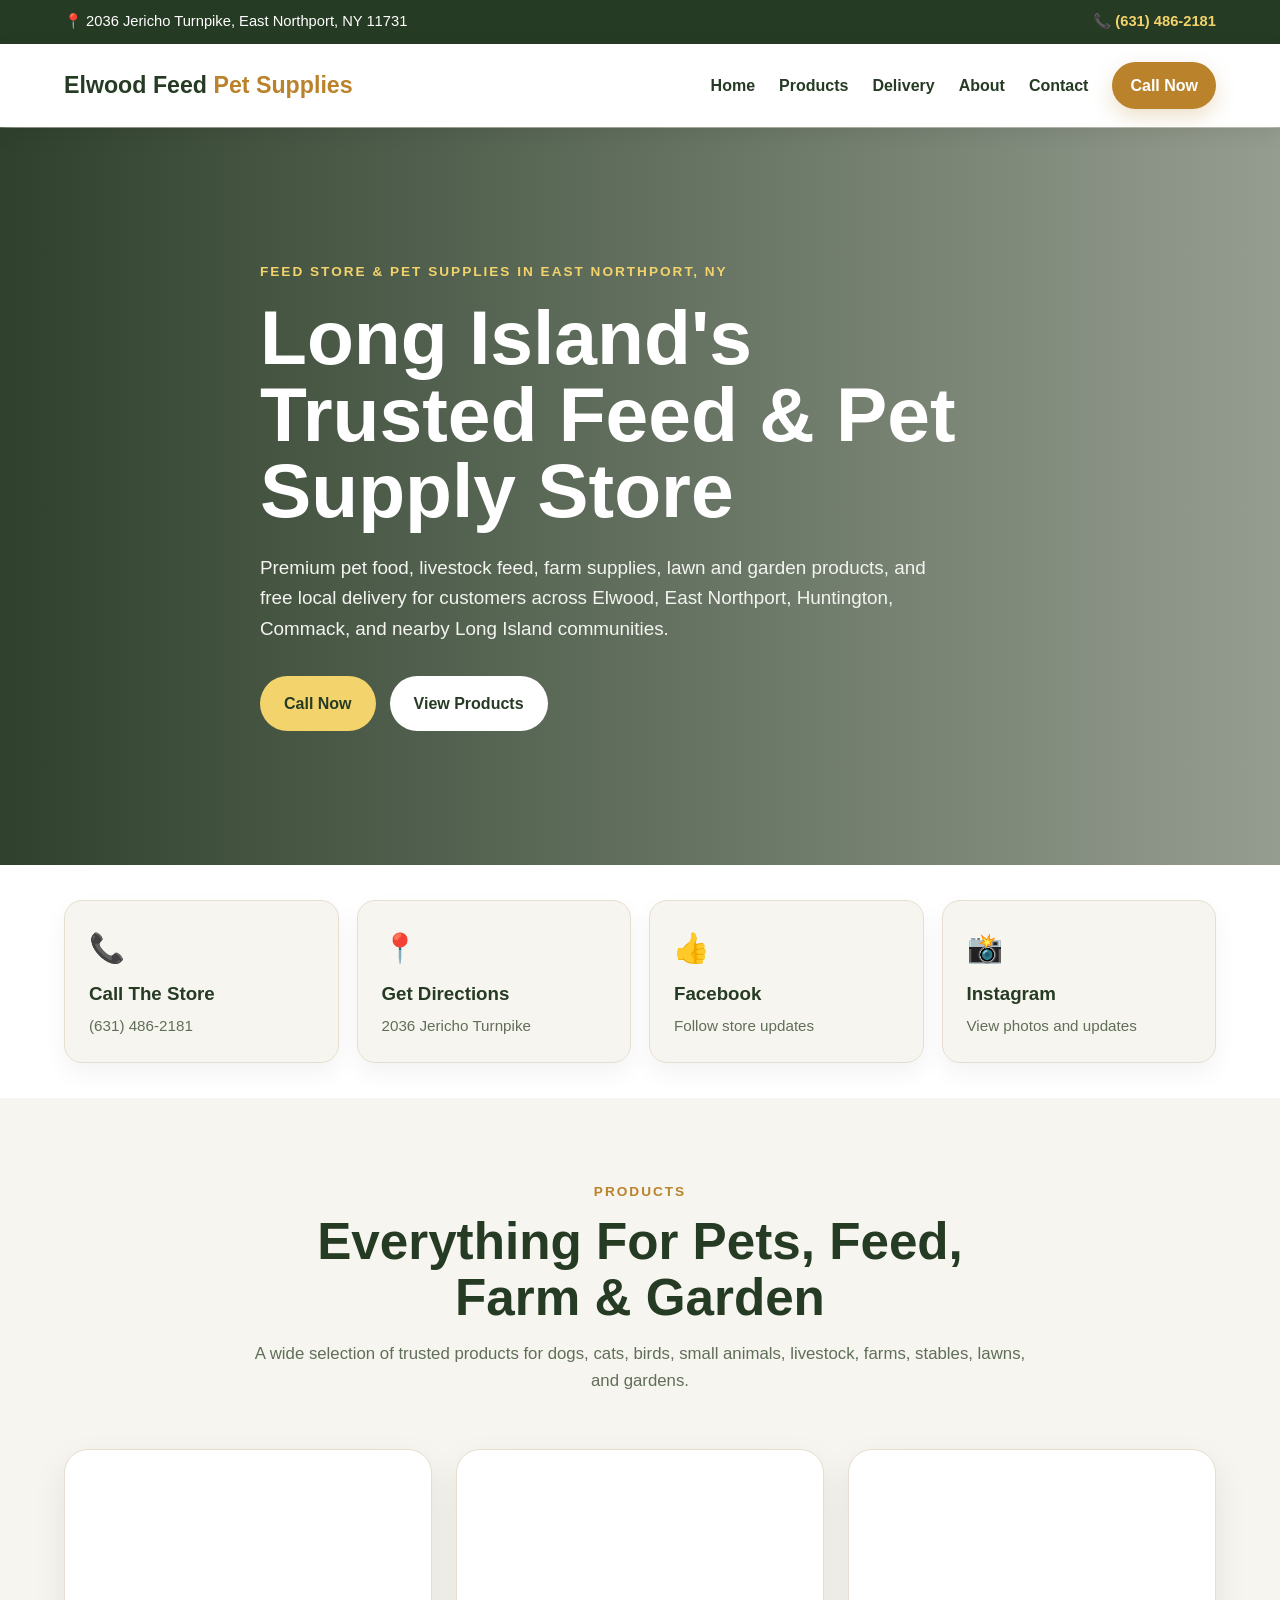
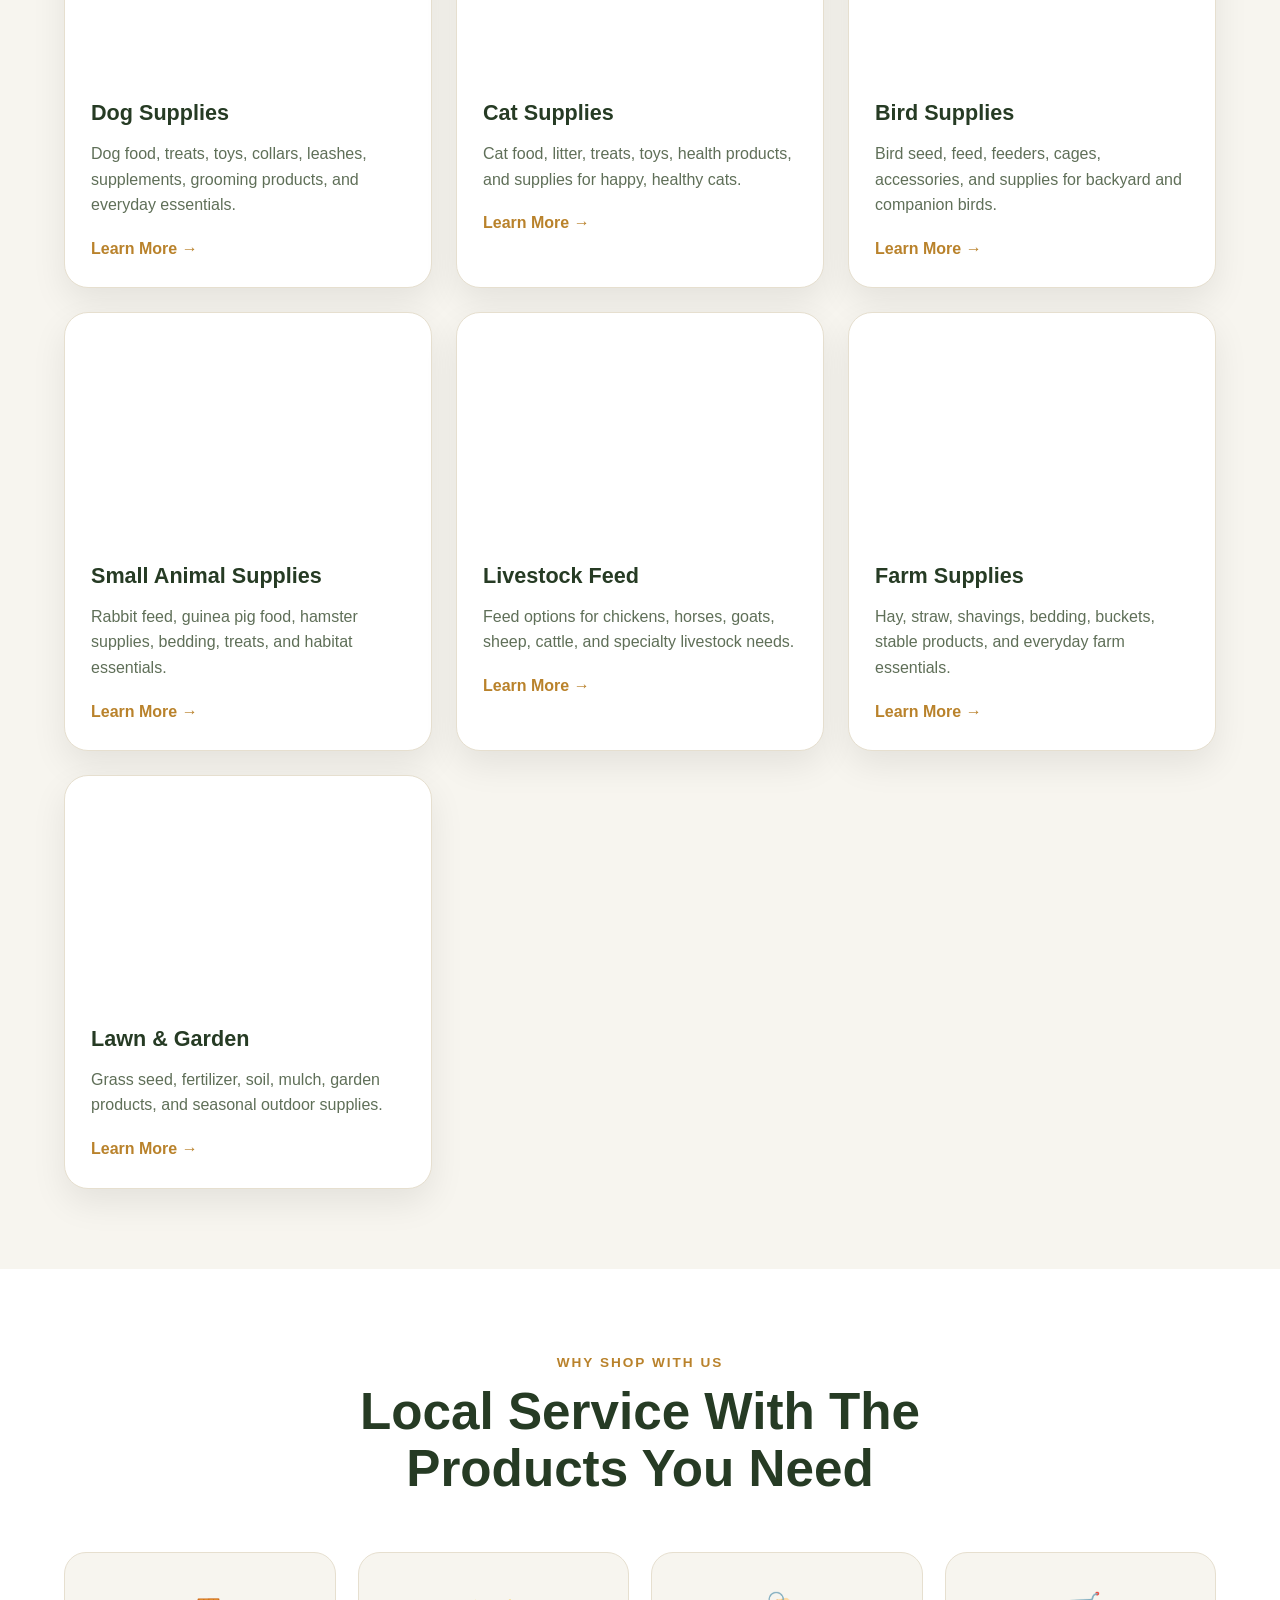
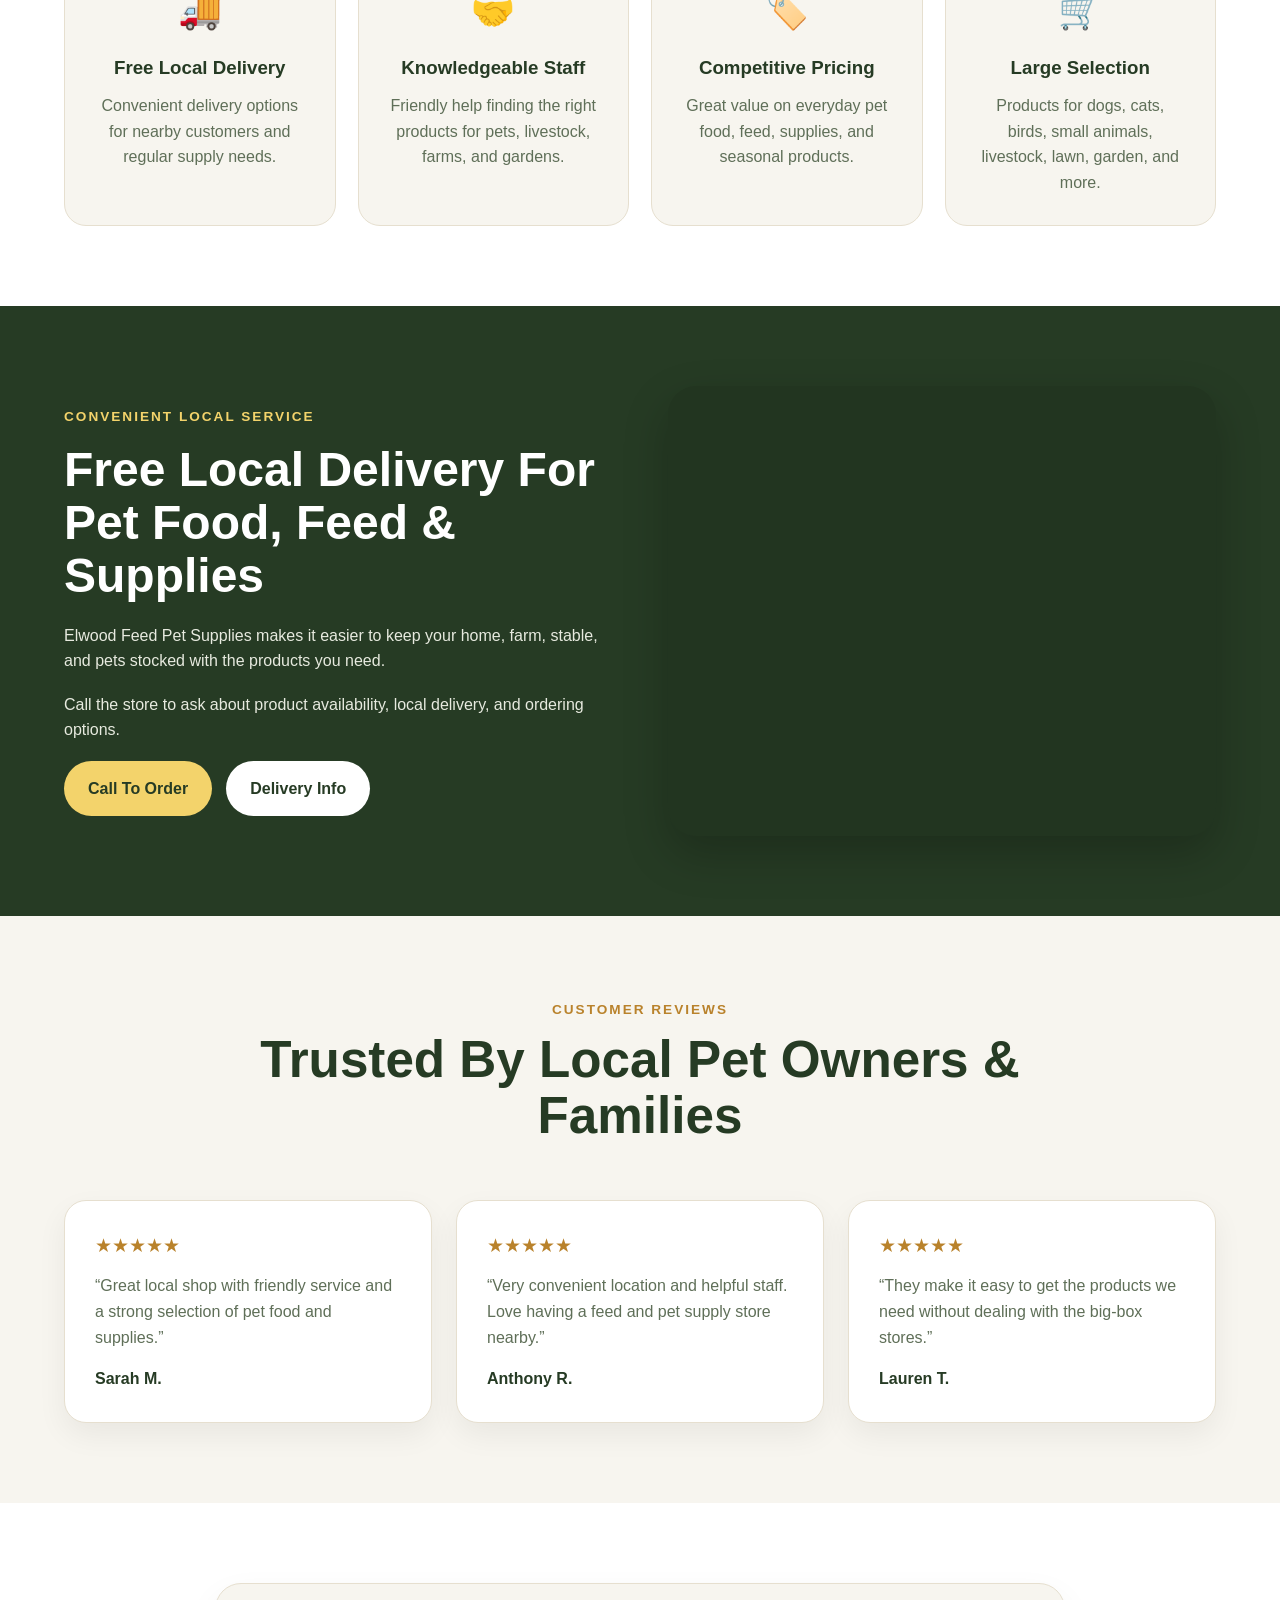
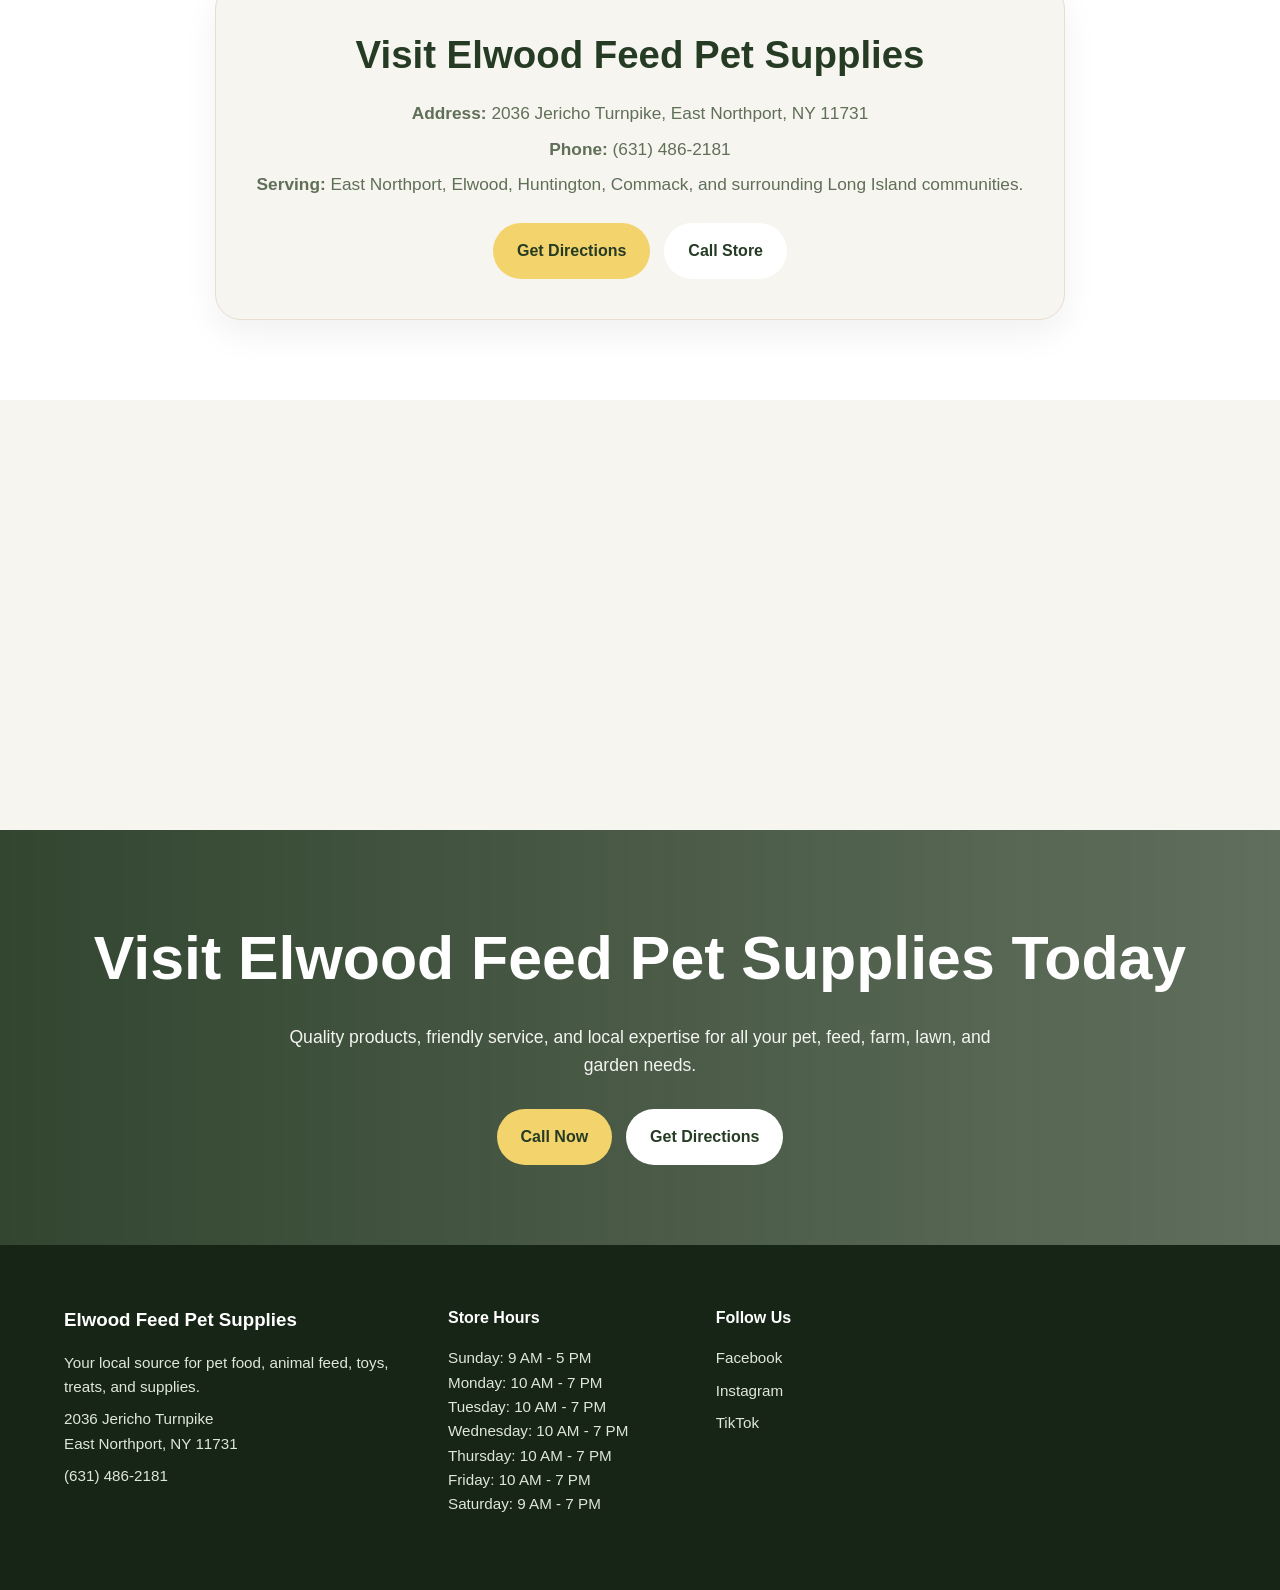
<file: index.html>
<!DOCTYPE html>
<html lang="en">
<head>
  <meta charset="UTF-8" />
  <meta name="viewport" content="width=device-width, initial-scale=1.0" />
  <title>Elwood Feed Pet Supplies | Feed Store & Pet Supplies in East Northport, NY</title>

  <meta name="description" content="Elwood Feed Pet Supplies in East Northport, NY offers pet food, livestock feed, farm supplies, lawn and garden products, and free local delivery." />

<link rel="stylesheet" href="styles.css">
</head>

<body>

  <div class="top-bar">
    <div>📍 2036 Jericho Turnpike, East Northport, NY 11731</div>
    <div>
      📞 <a href="tel:6314862181">(631) 486-2181</a>
    </div>
  </div>

  <nav>
    <div class="nav-inner">
      <a href="index.html" class="logo">Elwood Feed <span>Pet Supplies</span></a>

      <div class="nav-links">
        <a href="index.html">Home</a>
        <a href="products.html">Products</a>
        <a href="delivery.html">Delivery</a>
        <a href="about.html">About</a>
        <a href="contact.html">Contact</a>
        <a href="tel:6314862181" class="nav-cta">Call Now</a>
      </div>
    </div>
  </nav>

  <header class="hero">
    <div class="container hero-content">
      <div class="eyebrow">Feed Store & Pet Supplies in East Northport, NY</div>
      <h1>Long Island's Trusted Feed & Pet Supply Store</h1>
      <p>
        Premium pet food, livestock feed, farm supplies, lawn and garden products,
        and free local delivery for customers across Elwood, East Northport,
        Huntington, Commack, and nearby Long Island communities.
      </p>

      <div class="btn-group">
        <a href="tel:6314862181" class="btn btn-primary">Call Now</a>
        <a href="#products" class="btn btn-secondary">View Products</a>
      </div>
    </div>
  </header>

  <section class="quick-contact">
    <div class="container contact-grid">

      <a href="tel:6314862181" class="contact-card">
        <div class="icon">📞</div>
        <h3>Call The Store</h3>
        <p>(631) 486-2181</p>
      </a>

      <a href="https://maps.google.com/?q=2036+Jericho+Turnpike+East+Northport+NY+11731" target="_blank" class="contact-card">
        <div class="icon">📍</div>
        <h3>Get Directions</h3>
        <p>2036 Jericho Turnpike</p>
      </a>

      <a href="https://www.facebook.com/p/Elwood-Feed-Pet-Supplies-61580834076799/" target="_blank" class="contact-card">
        <div class="icon">👍</div>
        <h3>Facebook</h3>
        <p>Follow store updates</p>
      </a>

      <a href="https://instagram.com" target="_blank" class="contact-card">
        <div class="icon">📸</div>
        <h3>Instagram</h3>
        <p>View photos and updates</p>
      </a>

    </div>
  </section>

  <section class="categories" id="products">
    <div class="container">
      <div class="section-title">
        <span>Products</span>
        <h2>Everything For Pets, Feed, Farm & Garden</h2>
        <p>
          A wide selection of trusted products for dogs, cats, birds, small animals,
          livestock, farms, stables, lawns, and gardens.
        </p>
      </div>

      <div class="category-grid">

        <div class="category-card">
          <div class="category-img" style="background-image:url('https://images.unsplash.com/photo-1601758064224-c3caca2fdbf4?auto=format&fit=crop&w=900&q=80');"></div>
          <div class="category-content">
            <h3>Dog Supplies</h3>
            <p>Dog food, treats, toys, collars, leashes, supplements, grooming products, and everyday essentials.</p>
            <a href="products.html" class="small-link">Learn More →</a>
          </div>
        </div>

        <div class="category-card">
          <div class="category-img" style="background-image:url('https://images.unsplash.com/photo-1574158622682-e40e69881006?auto=format&fit=crop&w=900&q=80');"></div>
          <div class="category-content">
            <h3>Cat Supplies</h3>
            <p>Cat food, litter, treats, toys, health products, and supplies for happy, healthy cats.</p>
            <a href="products.html" class="small-link">Learn More →</a>
          </div>
        </div>

        <div class="category-card">
          <div class="category-img" style="background-image:url('https://images.unsplash.com/photo-1552728089-57bdde30beb3?auto=format&fit=crop&w=900&q=80');"></div>
          <div class="category-content">
            <h3>Bird Supplies</h3>
            <p>Bird seed, feed, feeders, cages, accessories, and supplies for backyard and companion birds.</p>
            <a href="products.html" class="small-link">Learn More →</a>
          </div>
        </div>

        <div class="category-card">
          <div class="category-img" style="background-image:url('https://images.unsplash.com/photo-1585110396000-c9ffd4e4b308?auto=format&fit=crop&w=900&q=80');"></div>
          <div class="category-content">
            <h3>Small Animal Supplies</h3>
            <p>Rabbit feed, guinea pig food, hamster supplies, bedding, treats, and habitat essentials.</p>
            <a href="products.html" class="small-link">Learn More →</a>
          </div>
        </div>

        <div class="category-card">
          <div class="category-img" style="background-image:url('https://images.unsplash.com/photo-1500595046743-cd271d694d30?auto=format&fit=crop&w=900&q=80');"></div>
          <div class="category-content">
            <h3>Livestock Feed</h3>
            <p>Feed options for chickens, horses, goats, sheep, cattle, and specialty livestock needs.</p>
            <a href="products.html" class="small-link">Learn More →</a>
          </div>
        </div>

        <div class="category-card">
          <div class="category-img" style="background-image:url('https://images.unsplash.com/photo-1500382017468-9049fed747ef?auto=format&fit=crop&w=900&q=80');"></div>
          <div class="category-content">
            <h3>Farm Supplies</h3>
            <p>Hay, straw, shavings, bedding, buckets, stable products, and everyday farm essentials.</p>
            <a href="products.html" class="small-link">Learn More →</a>
          </div>
        </div>

        <div class="category-card">
          <div class="category-img" style="background-image:url('https://images.unsplash.com/photo-1416879595882-3373a0480b5b?auto=format&fit=crop&w=900&q=80');"></div>
          <div class="category-content">
            <h3>Lawn & Garden</h3>
            <p>Grass seed, fertilizer, soil, mulch, garden products, and seasonal outdoor supplies.</p>
            <a href="products.html" class="small-link">Learn More →</a>
          </div>
        </div>

      </div>
    </div>
  </section>

  <section class="why">
    <div class="container">
      <div class="section-title">
        <span>Why Shop With Us</span>
        <h2>Local Service With The Products You Need</h2>
      </div>

      <div class="why-grid">
        <div class="why-card">
          <div class="icon">🚚</div>
          <h3>Free Local Delivery</h3>
          <p>Convenient delivery options for nearby customers and regular supply needs.</p>
        </div>

        <div class="why-card">
          <div class="icon">🤝</div>
          <h3>Knowledgeable Staff</h3>
          <p>Friendly help finding the right products for pets, livestock, farms, and gardens.</p>
        </div>

        <div class="why-card">
          <div class="icon">🏷️</div>
          <h3>Competitive Pricing</h3>
          <p>Great value on everyday pet food, feed, supplies, and seasonal products.</p>
        </div>

        <div class="why-card">
          <div class="icon">🛒</div>
          <h3>Large Selection</h3>
          <p>Products for dogs, cats, birds, small animals, livestock, lawn, garden, and more.</p>
        </div>
      </div>
    </div>
  </section>

  <section class="delivery">
    <div class="container split">
      <div>
        <div class="eyebrow">Convenient Local Service</div>
        <h2>Free Local Delivery For Pet Food, Feed & Supplies</h2>
        <p>
          Elwood Feed Pet Supplies makes it easier to keep your home, farm, stable,
          and pets stocked with the products you need.
        </p>
        <p>
          Call the store to ask about product availability, local delivery, and
          ordering options.
        </p>

        <div class="btn-group">
          <a href="tel:6314862181" class="btn btn-primary">Call To Order</a>
          <a href="delivery.html" class="btn btn-secondary">Delivery Info</a>
        </div>
      </div>

      <div class="delivery-img"></div>
    </div>
  </section>

  <section class="reviews">
    <div class="container">
      <div class="section-title">
        <span>Customer Reviews</span>
        <h2>Trusted By Local Pet Owners & Families</h2>
      </div>

      <div class="review-grid">
        <div class="review-card">
          <div class="stars">★★★★★</div>
          <p>
            “Great local shop with friendly service and a strong selection of pet food and supplies.”
          </p>
          <strong>Sarah M.</strong>
        </div>

        <div class="review-card">
          <div class="stars">★★★★★</div>
          <p>
            “Very convenient location and helpful staff. Love having a feed and pet supply store nearby.”
          </p>
          <strong>Anthony R.</strong>
        </div>

        <div class="review-card">
          <div class="stars">★★★★★</div>
          <p>
            “They make it easy to get the products we need without dealing with the big-box stores.”
          </p>
          <strong>Lauren T.</strong>
        </div>
      </div>
    </div>
  </section>

  <section class="store-info">
    <div class="container">
      <div class="info-box">
        <h2>Visit Elwood Feed Pet Supplies</h2>
        <p><strong>Address:</strong> 2036 Jericho Turnpike, East Northport, NY 11731</p>
        <p><strong>Phone:</strong> (631) 486-2181</p>
        <p><strong>Serving:</strong> East Northport, Elwood, Huntington, Commack, and surrounding Long Island communities.</p>

        <div class="info-buttons">
          <a href="https://maps.google.com/?q=2036+Jericho+Turnpike+East+Northport+NY+11731" target="_blank" class="btn btn-primary">Get Directions</a>
          <a href="tel:6314862181" class="btn btn-secondary">Call Store</a>
        </div>
      </div>
    </div>
  </section>

  <section class="map-section">
    <iframe
      src="https://www.google.com/maps?q=2036%20Jericho%20Turnpike%20East%20Northport%20NY%2011731&output=embed"
      loading="lazy"
      referrerpolicy="no-referrer-when-downgrade">
    </iframe>
  </section>

  <section class="cta">
    <div class="container">
      <h2>Visit Elwood Feed Pet Supplies Today</h2>
      <p>
        Quality products, friendly service, and local expertise for all your pet,
        feed, farm, lawn, and garden needs.
      </p>

      <div class="btn-group" style="justify-content:center;">
        <a href="tel:6314862181" class="btn btn-primary">Call Now</a>
        <a href="https://maps.google.com/?q=2036+Jericho+Turnpike+East+Northport+NY+11731" target="_blank" class="btn btn-secondary">Get Directions</a>
      </div>
    </div>
  </section>

<footer>
  <div class="container footer-grid">

    <div>
      <h3>Elwood Feed Pet Supplies</h3>

      <p>
        Your local source for pet food, animal feed, toys, treats, and supplies.
      </p>

      <p>
        2036 Jericho Turnpike<br>
        East Northport, NY 11731
      </p>

      <p>
        <a href="tel:6314862181">(631) 486-2181</a>
      </p>
    </div>

    <div>
      <h4>Store Hours</h4>

      <p>
        Sunday: 9 AM - 5 PM<br>
        Monday: 10 AM - 7 PM<br>
        Tuesday: 10 AM - 7 PM<br>
        Wednesday: 10 AM - 7 PM<br>
        Thursday: 10 AM - 7 PM<br>
        Friday: 10 AM - 7 PM<br>
        Saturday: 9 AM - 7 PM
      </p>
    </div>

    <div>
      <h4>Follow Us</h4>

      <a href="https://www.facebook.com/p/Elwood-Feed-Pet-Supplies-61580834076799/" target="_blank">
        Facebook
      </a>

      <a href="https://www.instagram.com/elwoodfeedpetsupplies/" target="_blank">
        Instagram
      </a>

      <a href="https://www.tiktok.com/@elwoodfeedpetsupplies" target="_blank">
        TikTok
      </a>
    </div>

  </div>
</footer>

</body>
</html>
</file>
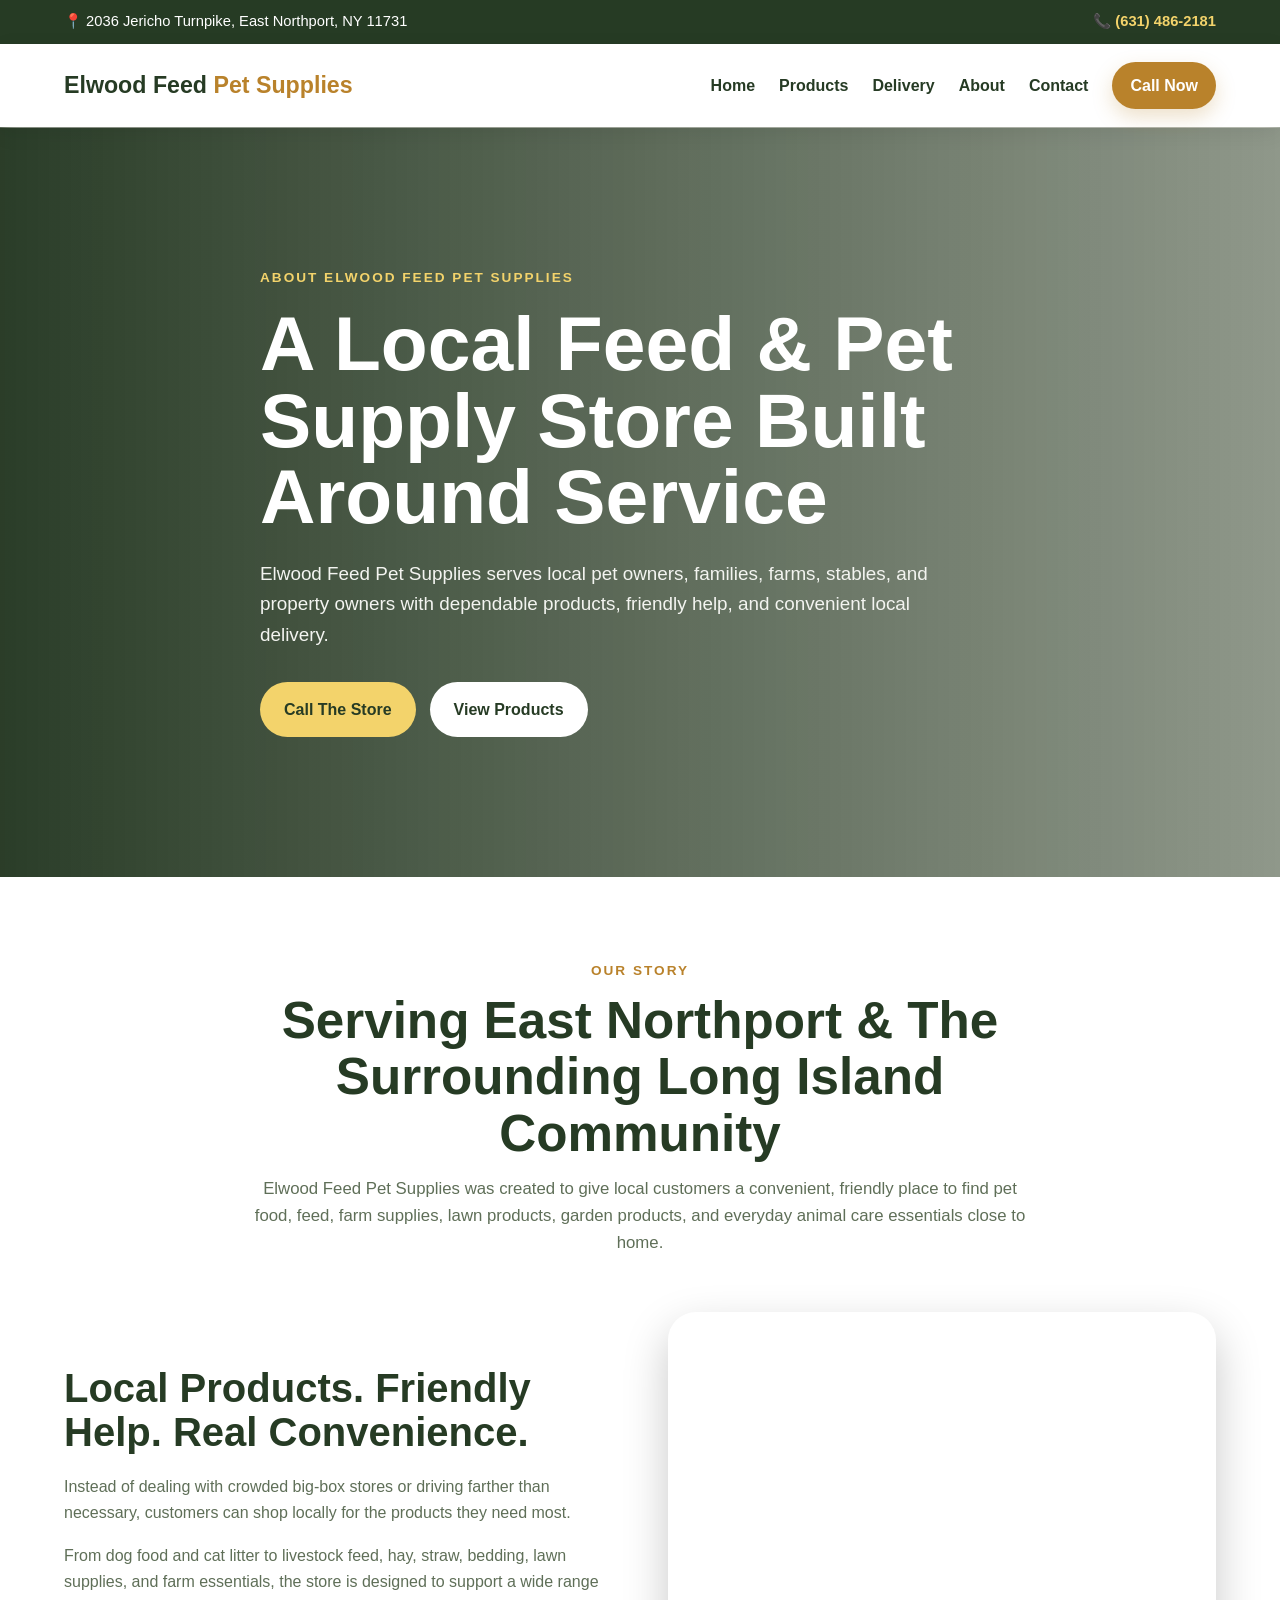
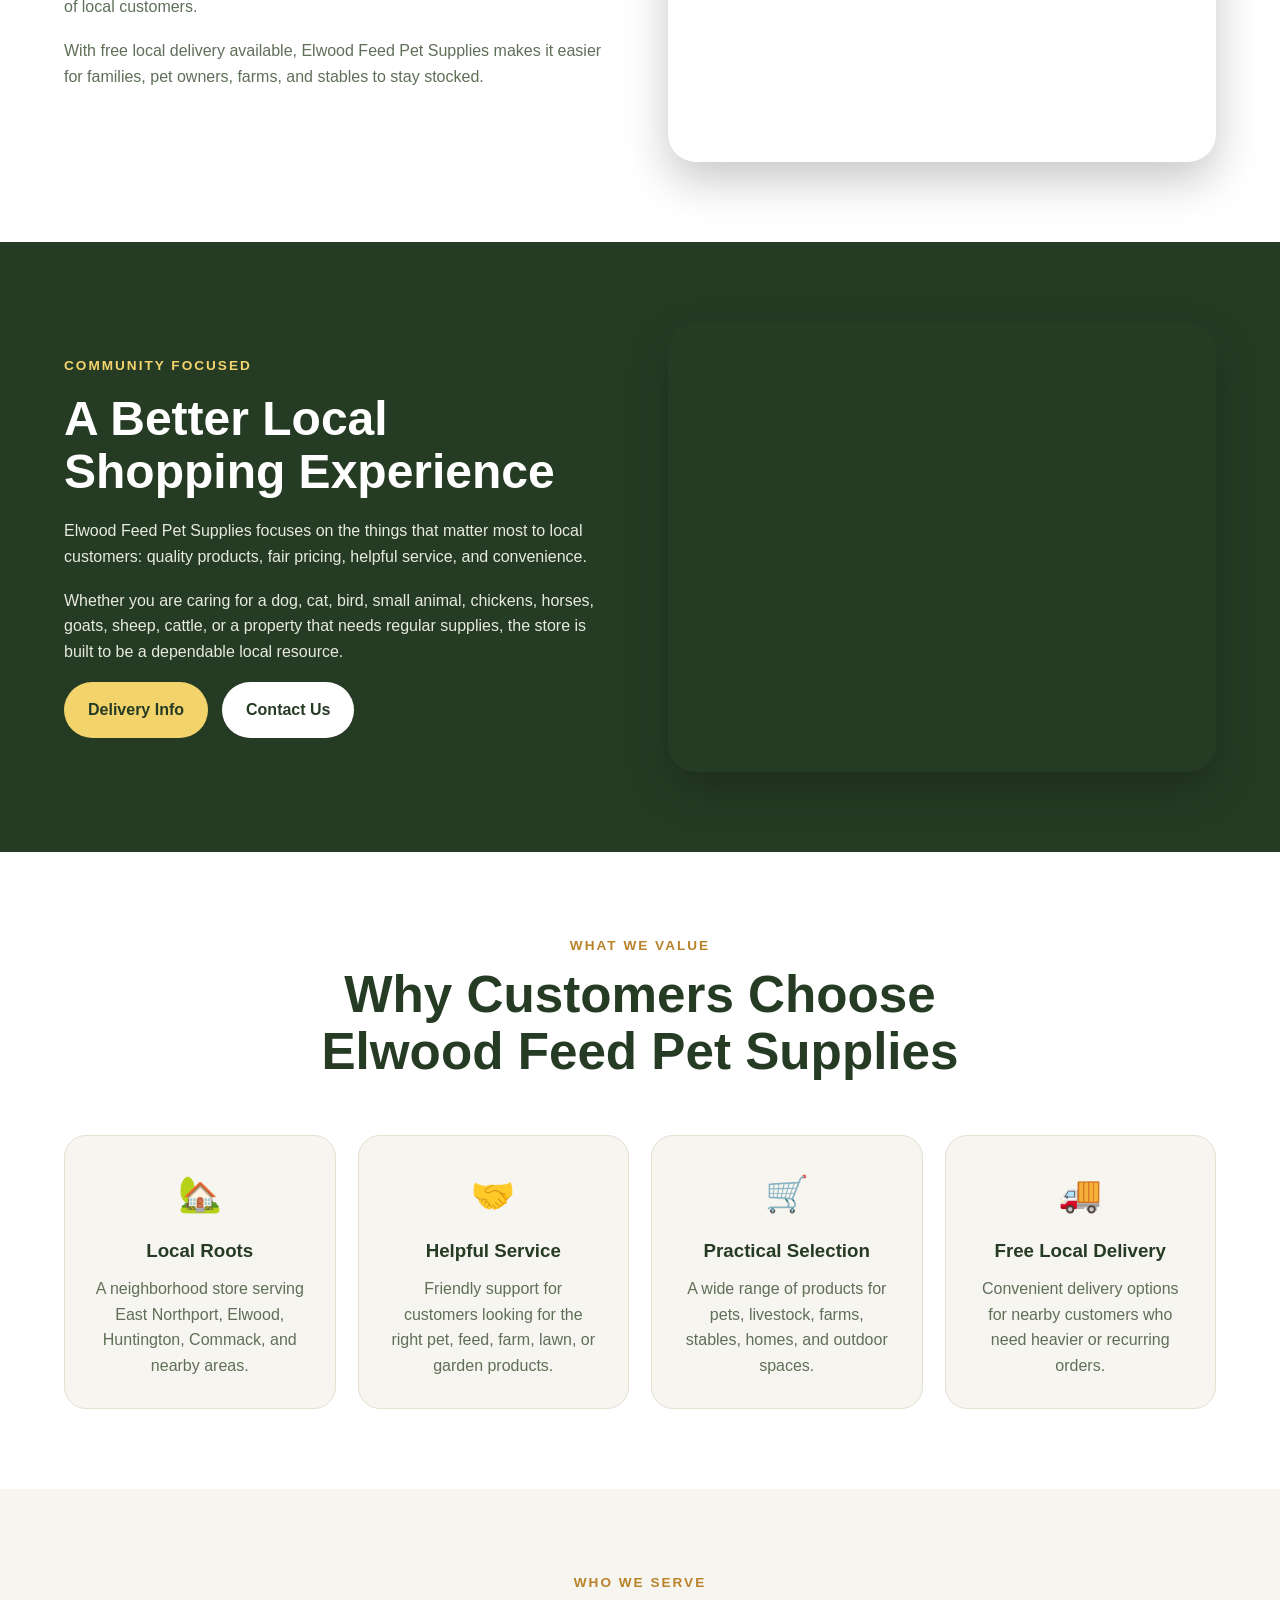
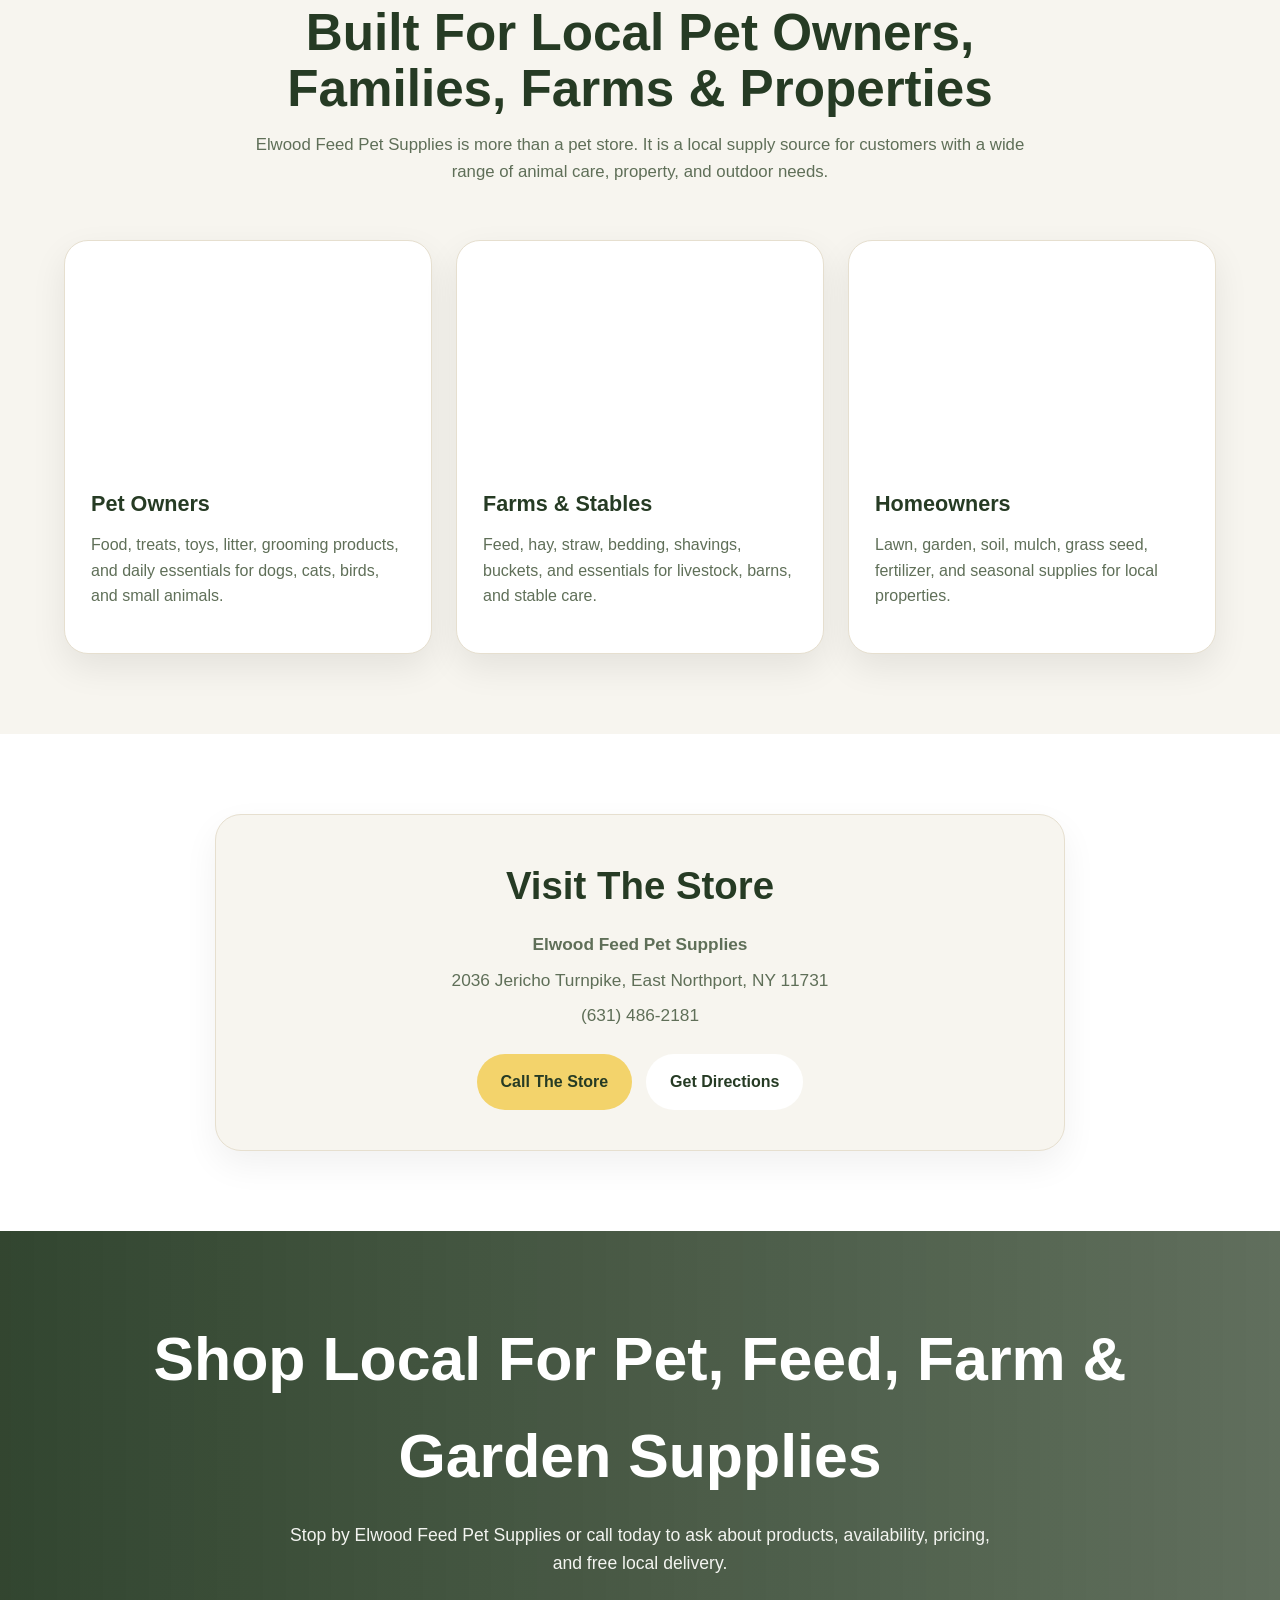
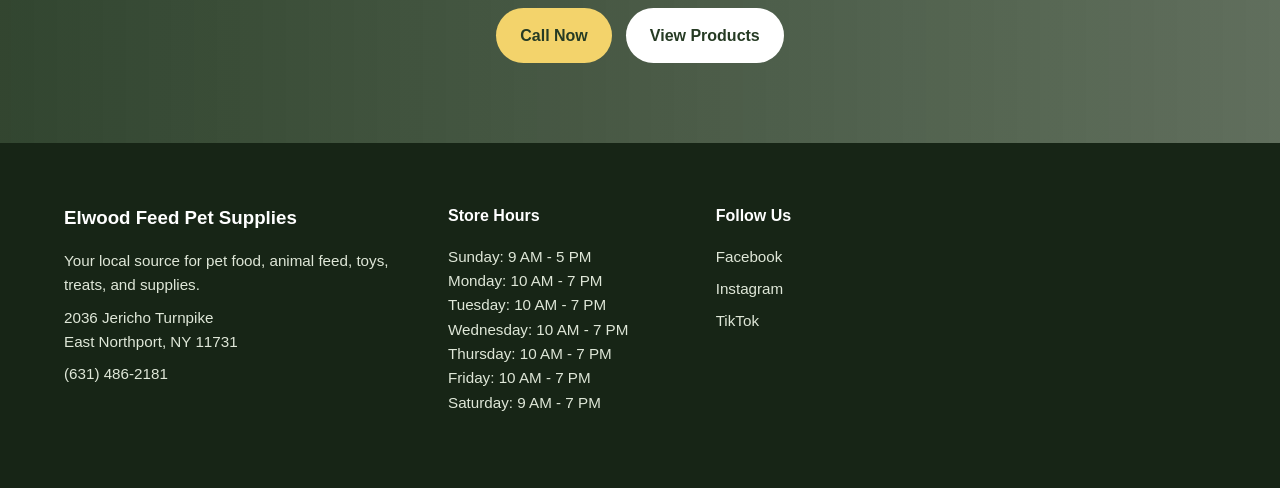
<file: about.html>
<!-- Save as about.html -->

<!DOCTYPE html>
<html lang="en">
<head>
  <meta charset="UTF-8" />
  <meta name="viewport" content="width=device-width, initial-scale=1.0" />

  <title>About | Elwood Feed Pet Supplies</title>

  <meta name="description" content="Learn about Elwood Feed Pet Supplies, a local feed store and pet supply retailer serving East Northport, Elwood, Huntington, Commack, and nearby Long Island communities." />

<link rel="stylesheet" href="styles.css">
</head>

<body>

  <div class="top-bar">
    <div>📍 2036 Jericho Turnpike, East Northport, NY 11731</div>
    <div>📞 <a href="tel:6314862181">(631) 486-2181</a></div>
  </div>

  <nav>
    <div class="nav-inner">
      <a href="index.html" class="logo">Elwood Feed <span>Pet Supplies</span></a>

      <div class="nav-links">
        <a href="index.html">Home</a>
        <a href="products.html">Products</a>
        <a href="delivery.html">Delivery</a>
        <a href="about.html">About</a>
        <a href="contact.html">Contact</a>
        <a href="tel:6314862181" class="nav-cta">Call Now</a>
      </div>
    </div>
  </nav>

  <header class="hero page-hero" style="
    min-height: 60vh;
    background:
      linear-gradient(90deg, rgba(30,50,28,0.94), rgba(30,50,28,0.48)),
      url('https://images.unsplash.com/photo-1516467508483-a7212febe31a?auto=format&fit=crop&w=1800&q=80') center/cover no-repeat;
  ">
    <div class="container hero-content">
      <div class="eyebrow">About Elwood Feed Pet Supplies</div>
      <h1>A Local Feed & Pet Supply Store Built Around Service</h1>
      <p>
        Elwood Feed Pet Supplies serves local pet owners, families, farms, stables,
        and property owners with dependable products, friendly help, and convenient
        local delivery.
      </p>

      <div class="btn-group">
        <a href="tel:6314862181" class="btn btn-primary">Call The Store</a>
        <a href="products.html" class="btn btn-secondary">View Products</a>
      </div>
    </div>
  </header>

  <section class="why">
    <div class="container">
      <div class="section-title">
        <span>Our Story</span>
        <h2>Serving East Northport & The Surrounding Long Island Community</h2>
        <p>
          Elwood Feed Pet Supplies was created to give local customers a convenient,
          friendly place to find pet food, feed, farm supplies, lawn products,
          garden products, and everyday animal care essentials close to home.
        </p>
      </div>

      <div class="split">
        <div>
          <h2 style="color:#263b24; font-size:2.5rem; line-height:1.1; margin-bottom:20px;">
            Local Products. Friendly Help. Real Convenience.
          </h2>
          <p style="color:#5f6f58; margin-bottom:18px;">
            Instead of dealing with crowded big-box stores or driving farther than necessary,
            customers can shop locally for the products they need most.
          </p>
          <p style="color:#5f6f58; margin-bottom:18px;">
            From dog food and cat litter to livestock feed, hay, straw, bedding,
            lawn supplies, and farm essentials, the store is designed to support
            a wide range of local customers.
          </p>
          <p style="color:#5f6f58;">
            With free local delivery available, Elwood Feed Pet Supplies makes it
            easier for families, pet owners, farms, and stables to stay stocked.
          </p>
        </div>

        <div class="delivery-img" style="
          background-image:url('https://images.unsplash.com/photo-1601758124510-52d02ddb7cbd?auto=format&fit=crop&w=1400&q=80');
        "></div>
      </div>
    </div>
  </section>

  <section class="delivery">
    <div class="container split">
      <div>
        <div class="eyebrow">Community Focused</div>
        <h2>A Better Local Shopping Experience</h2>
        <p>
          Elwood Feed Pet Supplies focuses on the things that matter most to local customers:
          quality products, fair pricing, helpful service, and convenience.
        </p>
        <p>
          Whether you are caring for a dog, cat, bird, small animal, chickens, horses,
          goats, sheep, cattle, or a property that needs regular supplies, the store is
          built to be a dependable local resource.
        </p>

        <div class="btn-group">
          <a href="delivery.html" class="btn btn-primary">Delivery Info</a>
          <a href="contact.html" class="btn btn-secondary">Contact Us</a>
        </div>
      </div>

      <div class="delivery-img" style="
        background-image:url('https://images.unsplash.com/photo-1500382017468-9049fed747ef?auto=format&fit=crop&w=1400&q=80');
      "></div>
    </div>
  </section>

  <section class="why">
    <div class="container">
      <div class="section-title">
        <span>What We Value</span>
        <h2>Why Customers Choose Elwood Feed Pet Supplies</h2>
      </div>

      <div class="why-grid">
        <div class="why-card">
          <div class="icon">🏡</div>
          <h3>Local Roots</h3>
          <p>A neighborhood store serving East Northport, Elwood, Huntington, Commack, and nearby areas.</p>
        </div>

        <div class="why-card">
          <div class="icon">🤝</div>
          <h3>Helpful Service</h3>
          <p>Friendly support for customers looking for the right pet, feed, farm, lawn, or garden products.</p>
        </div>

        <div class="why-card">
          <div class="icon">🛒</div>
          <h3>Practical Selection</h3>
          <p>A wide range of products for pets, livestock, farms, stables, homes, and outdoor spaces.</p>
        </div>

        <div class="why-card">
          <div class="icon">🚚</div>
          <h3>Free Local Delivery</h3>
          <p>Convenient delivery options for nearby customers who need heavier or recurring orders.</p>
        </div>
      </div>
    </div>
  </section>

  <section class="categories">
    <div class="container">
      <div class="section-title">
        <span>Who We Serve</span>
        <h2>Built For Local Pet Owners, Families, Farms & Properties</h2>
        <p>
          Elwood Feed Pet Supplies is more than a pet store. It is a local supply source
          for customers with a wide range of animal care, property, and outdoor needs.
        </p>
      </div>

      <div class="category-grid">

        <div class="category-card">
          <div class="category-img" style="background-image:url('https://images.unsplash.com/photo-1601758064224-c3caca2fdbf4?auto=format&fit=crop&w=900&q=80');"></div>
          <div class="category-content">
            <h3>Pet Owners</h3>
            <p>Food, treats, toys, litter, grooming products, and daily essentials for dogs, cats, birds, and small animals.</p>
          </div>
        </div>

        <div class="category-card">
          <div class="category-img" style="background-image:url('https://images.unsplash.com/photo-1500595046743-cd271d694d30?auto=format&fit=crop&w=900&q=80');"></div>
          <div class="category-content">
            <h3>Farms & Stables</h3>
            <p>Feed, hay, straw, bedding, shavings, buckets, and essentials for livestock, barns, and stable care.</p>
          </div>
        </div>

        <div class="category-card">
          <div class="category-img" style="background-image:url('https://images.unsplash.com/photo-1416879595882-3373a0480b5b?auto=format&fit=crop&w=900&q=80');"></div>
          <div class="category-content">
            <h3>Homeowners</h3>
            <p>Lawn, garden, soil, mulch, grass seed, fertilizer, and seasonal supplies for local properties.</p>
          </div>
        </div>

      </div>
    </div>
  </section>

  <section class="store-info">
    <div class="container">
      <div class="info-box">
        <h2>Visit The Store</h2>
        <p><strong>Elwood Feed Pet Supplies</strong></p>
        <p>2036 Jericho Turnpike, East Northport, NY 11731</p>
        <p>(631) 486-2181</p>

        <div class="info-buttons">
          <a href="tel:6314862181" class="btn btn-primary">Call The Store</a>
          <a href="https://maps.google.com/?q=2036+Jericho+Turnpike+East+Northport+NY+11731" target="_blank" class="btn btn-secondary">Get Directions</a>
        </div>
      </div>
    </div>
  </section>

  <section class="cta">
    <div class="container">
      <h2>Shop Local For Pet, Feed, Farm & Garden Supplies</h2>
      <p>
        Stop by Elwood Feed Pet Supplies or call today to ask about products,
        availability, pricing, and free local delivery.
      </p>

      <div class="btn-group" style="justify-content:center;">
        <a href="tel:6314862181" class="btn btn-primary">Call Now</a>
        <a href="products.html" class="btn btn-secondary">View Products</a>
      </div>
    </div>
  </section>

<footer>
  <div class="container footer-grid">

    <div>
      <h3>Elwood Feed Pet Supplies</h3>

      <p>
        Your local source for pet food, animal feed, toys, treats, and supplies.
      </p>

      <p>
        2036 Jericho Turnpike<br>
        East Northport, NY 11731
      </p>

      <p>
        <a href="tel:6314862181">(631) 486-2181</a>
      </p>
    </div>

    <div>
      <h4>Store Hours</h4>

      <p>
        Sunday: 9 AM - 5 PM<br>
        Monday: 10 AM - 7 PM<br>
        Tuesday: 10 AM - 7 PM<br>
        Wednesday: 10 AM - 7 PM<br>
        Thursday: 10 AM - 7 PM<br>
        Friday: 10 AM - 7 PM<br>
        Saturday: 9 AM - 7 PM
      </p>
    </div>

    <div>
      <h4>Follow Us</h4>

      <a href="https://www.facebook.com/p/Elwood-Feed-Pet-Supplies-61580834076799/" target="_blank">
        Facebook
      </a>

      <a href="https://www.instagram.com/elwoodfeedpetsupplies/" target="_blank">
        Instagram
      </a>

      <a href="https://www.tiktok.com/@elwoodfeedpetsupplies" target="_blank">
        TikTok
      </a>
    </div>

  </div>
</footer>

</body>
</html>
</file>
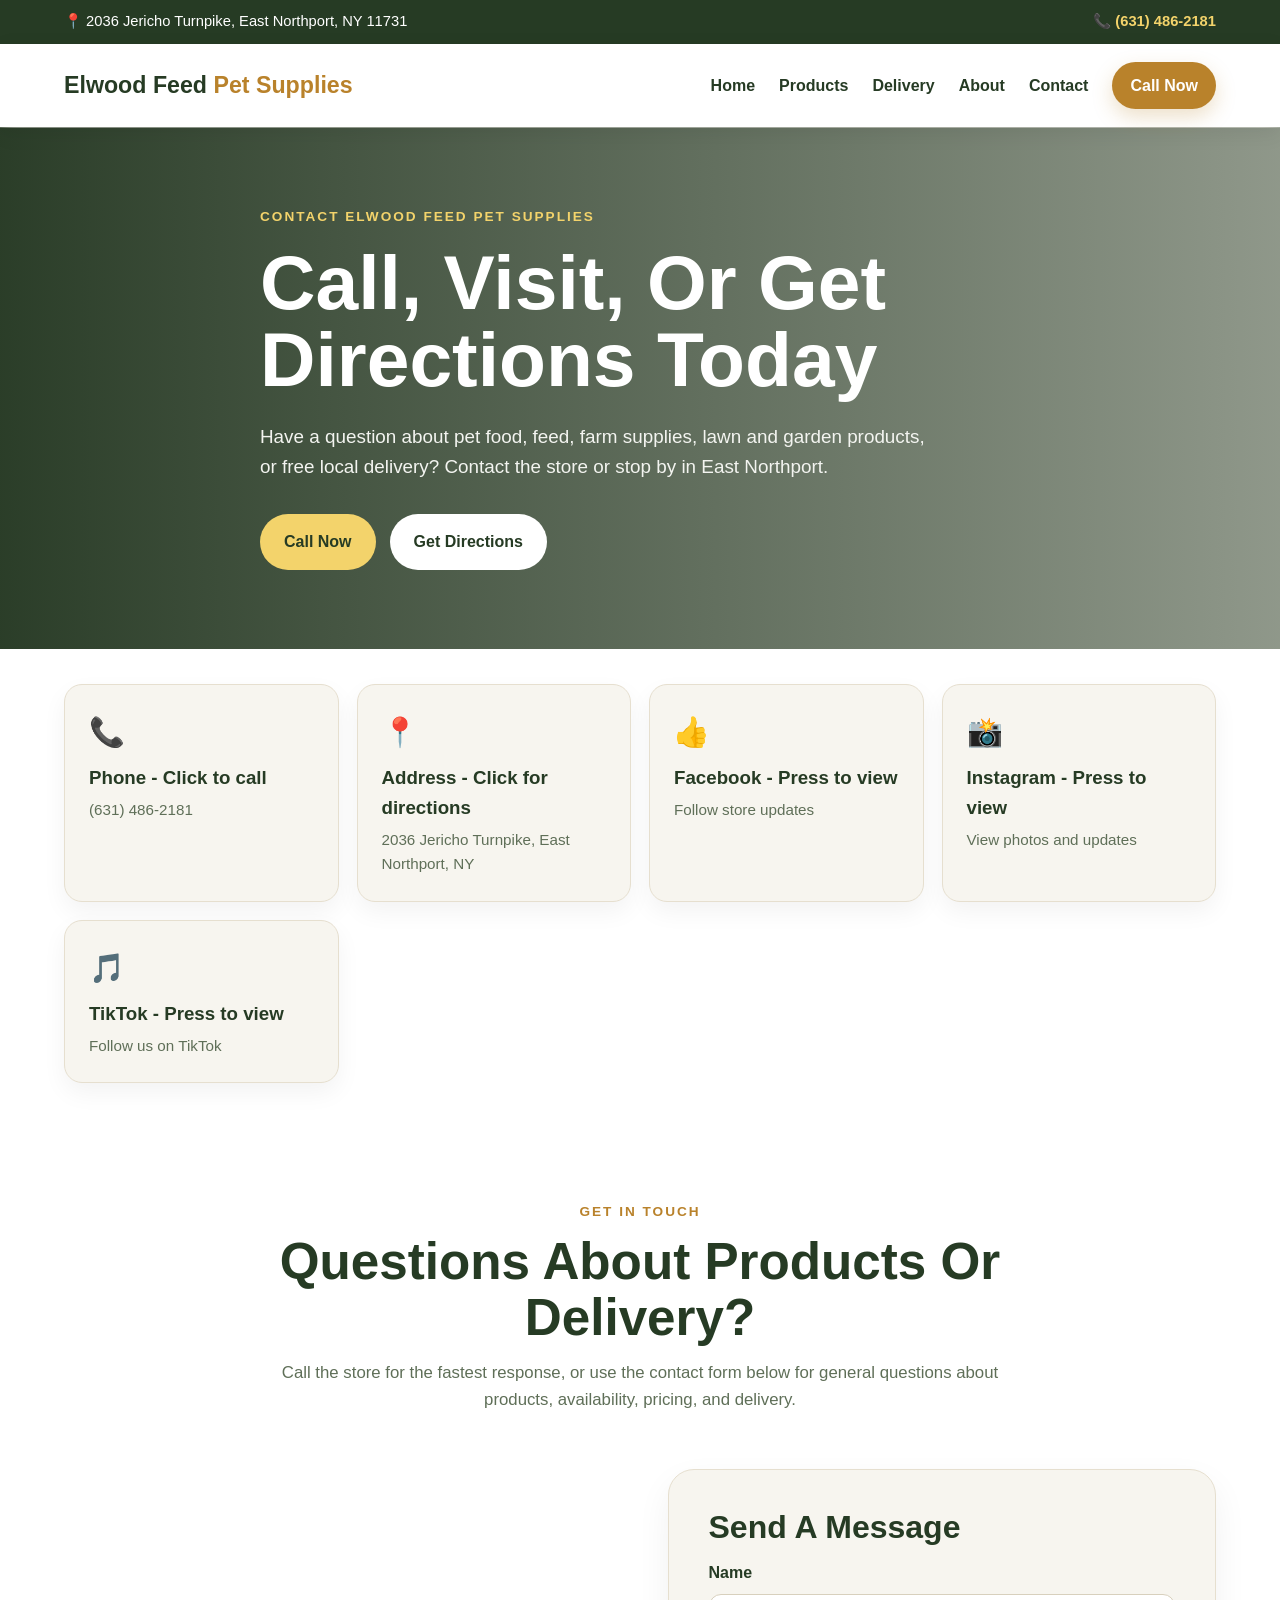
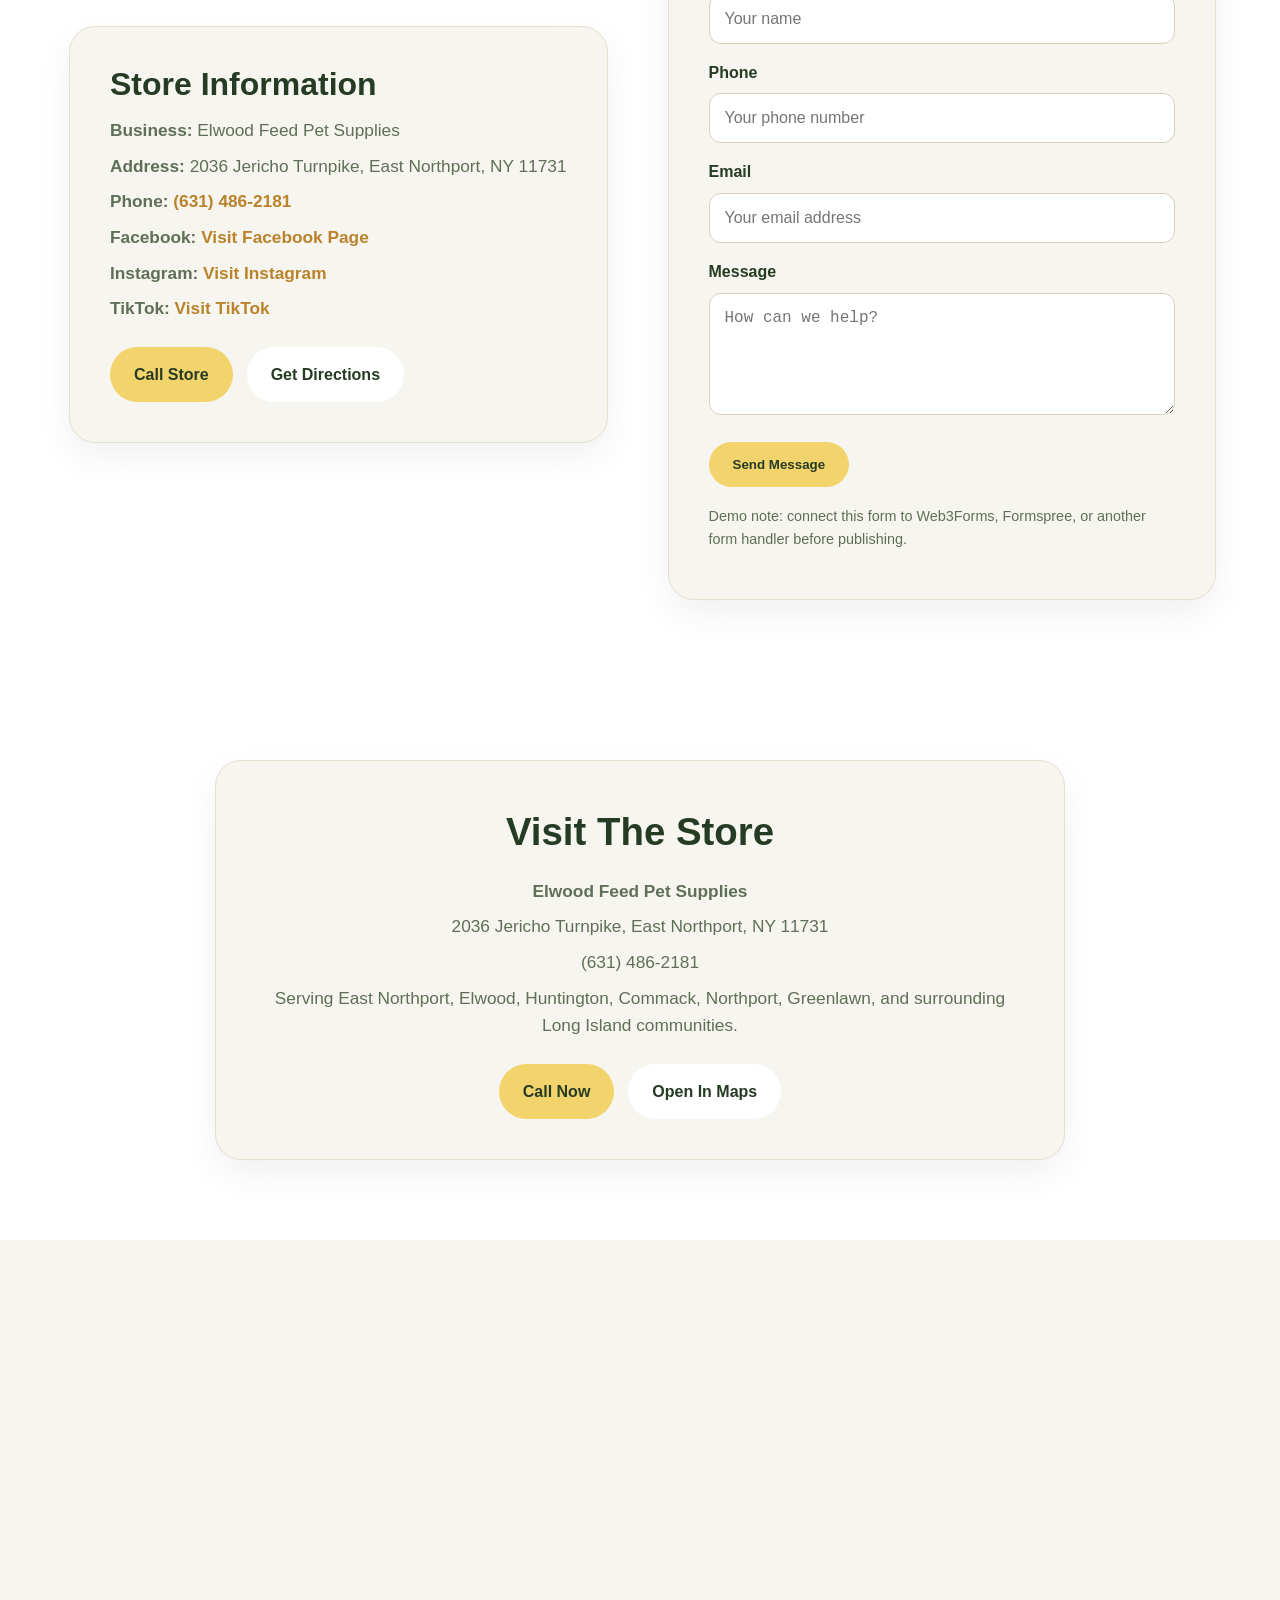
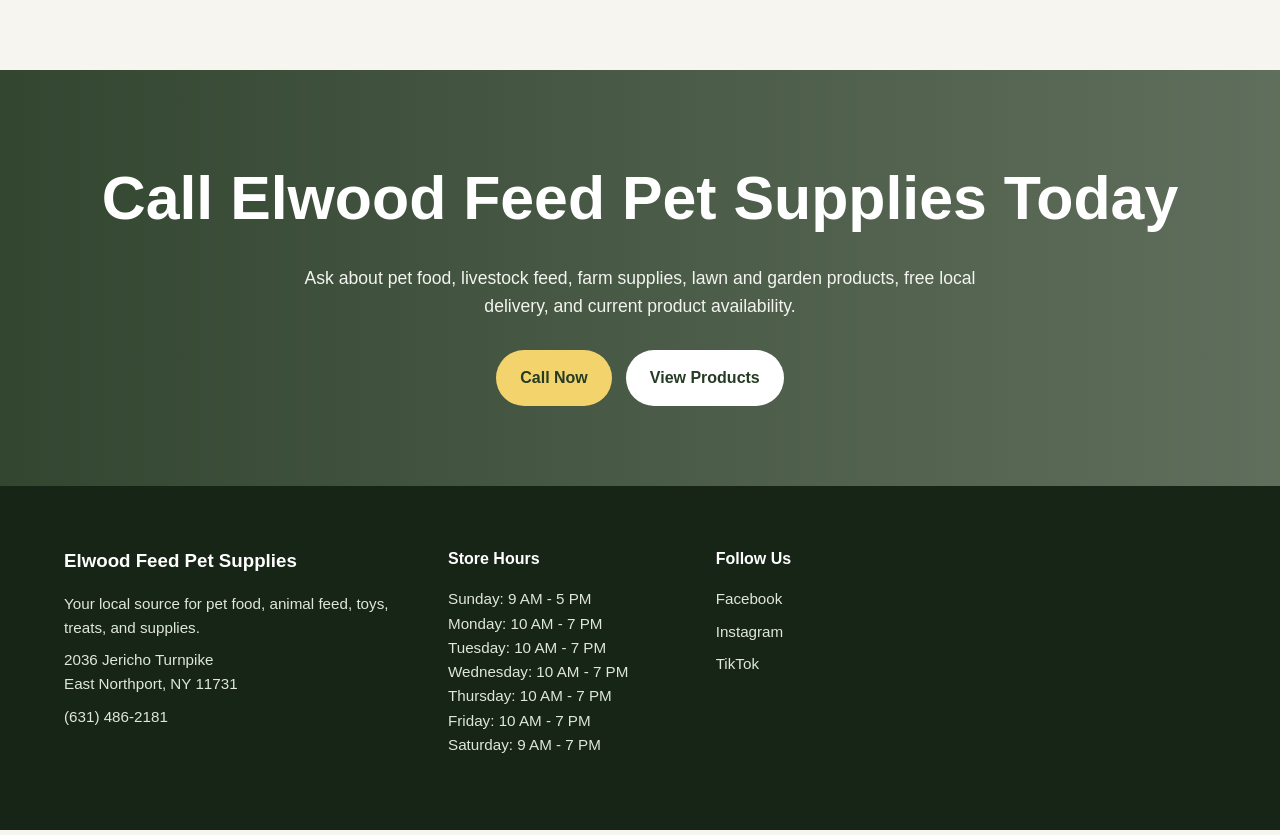
<file: contact.html>
<!-- Save as contact.html -->

<!DOCTYPE html>
<html lang="en">
<head>
  <meta charset="UTF-8" />
  <meta name="viewport" content="width=device-width, initial-scale=1.0" />

  <title>Contact | Elwood Feed Pet Supplies</title>

  <meta name="description" content="Contact Elwood Feed Pet Supplies in East Northport, NY. Call, get directions, follow on Facebook or Instagram, and ask about pet food, feed, farm supplies, and free local delivery." />

<link rel="stylesheet" href="styles.css">
</head>

<body>

  <div class="top-bar">
    <div>📍 2036 Jericho Turnpike, East Northport, NY 11731</div>
    <div>📞 <a href="tel:6314862181">(631) 486-2181</a></div>
  </div>

  <nav>
    <div class="nav-inner">
      <a href="index.html" class="logo">Elwood Feed <span>Pet Supplies</span></a>

      <div class="nav-links">
        <a href="index.html">Home</a>
        <a href="products.html">Products</a>
        <a href="delivery.html">Delivery</a>
        <a href="about.html">About</a>
        <a href="contact.html">Contact</a>
        <a href="tel:6314862181" class="nav-cta">Call Now</a>
      </div>
    </div>
  </nav>

  <header class="hero" style="
    min-height: 58vh;
    background:
      linear-gradient(90deg, rgba(30,50,28,0.94), rgba(30,50,28,0.48)),
      url('https://images.unsplash.com/photo-1601758123927-196d0b8e7b25?auto=format&fit=crop&w=1800&q=80') center/cover no-repeat;
  ">
    <div class="container hero-content">
      <div class="eyebrow">Contact Elwood Feed Pet Supplies</div>
      <h1>Call, Visit, Or Get Directions Today</h1>
      <p>
        Have a question about pet food, feed, farm supplies, lawn and garden products,
        or free local delivery? Contact the store or stop by in East Northport.
      </p>

      <div class="btn-group">
        <a href="tel:6314862181" class="btn btn-primary">Call Now</a>
        <a href="https://maps.google.com/?q=2036+Jericho+Turnpike+East+Northport+NY+11731" target="_blank" class="btn btn-secondary">Get Directions</a>
      </div>
    </div>
  </header>

  <section class="quick-contact">
    <div class="container contact-grid">

      <a href="tel:6314862181" class="contact-card">
        <div class="icon">📞</div>
        <h3>Phone - Click to call</h3>
        <p>(631) 486-2181</p>
      </a>

      <a href="https://maps.google.com/?q=2036+Jericho+Turnpike+East+Northport+NY+11731" target="_blank" class="contact-card">
        <div class="icon">📍</div>
        <h3>Address - Click for directions</h3>
        <p>2036 Jericho Turnpike, East Northport, NY</p>
      </a>

      <a href="https://www.facebook.com/p/Elwood-Feed-Pet-Supplies-61580834076799/" target="_blank" class="contact-card">
        <div class="icon">👍</div>
        <h3>Facebook - Press to view</h3>
        <p>Follow store updates</p>
      </a>

      <a href="https://instagram.com" target="_blank" class="contact-card">
        <div class="icon">📸</div>
        <h3>Instagram - Press to view</h3>
        <p>View photos and updates</p>
      </a>

      <a href="https://www.tiktok.com/@elwoodfeedpetsupplies" target="_blank" class="contact-card">
        <div class="icon">🎵</div>
        <h3>TikTok - Press to view</h3>
        <p>Follow us on TikTok</p>
      </a>

    </div>
  </section>

  <section class="why">
    <div class="container">
      <div class="section-title">
        <span>Get In Touch</span>
        <h2>Questions About Products Or Delivery?</h2>
        <p>
          Call the store for the fastest response, or use the contact form below
          for general questions about products, availability, pricing, and delivery.
        </p>
      </div>

      <div class="split">

        <div class="info-box" style="text-align:left; max-width:none;">
          <h2 style="font-size:2rem;">Store Information</h2>

          <p><strong>Business:</strong> Elwood Feed Pet Supplies</p>
          <p><strong>Address:</strong> 2036 Jericho Turnpike, East Northport, NY 11731</p>
          <p><strong>Phone:</strong> <a href="tel:6314862181" style="color:#b9822b; font-weight:900;">(631) 486-2181</a></p>
          <p><strong>Facebook:</strong> <a href="https://www.facebook.com/p/Elwood-Feed-Pet-Supplies-61580834076799/" target="_blank" style="color:#b9822b; font-weight:900;">Visit Facebook Page</a></p>
          <p><strong>Instagram:</strong> <a href="https://www.instagram.com/elwoodfeedpetsupplies/" target="_blank" style="color:#b9822b; font-weight:900;">Visit Instagram</a></p>
          <p><strong>TikTok:</strong> <a href="https://www.tiktok.com/@elwoodfeedpetsupplies" target="_blank" style="color:#b9822b; font-weight:900;">Visit TikTok</a></p>
          

          <div class="info-buttons" style="justify-content:flex-start;">
            <a href="tel:6314862181" class="btn btn-primary">Call Store</a>
            <a href="https://maps.google.com/?q=2036+Jericho+Turnpike+East+Northport+NY+11731" target="_blank" class="btn btn-secondary">Get Directions</a>
          </div>
        </div>

        <div class="info-box" style="text-align:left; max-width:none;">
          <h2 style="font-size:2rem;">Send A Message</h2>

          <form action="#" method="post">
            <label for="name" style="display:block; font-weight:900; color:#263b24; margin-bottom:8px;">Name</label>
            <input type="text" id="name" name="name" placeholder="Your name" style="width:100%; padding:15px; border-radius:12px; border:1px solid #d8d0bd; margin-bottom:16px; font-size:1rem;">

            <label for="phone" style="display:block; font-weight:900; color:#263b24; margin-bottom:8px;">Phone</label>
            <input type="tel" id="phone" name="phone" placeholder="Your phone number" style="width:100%; padding:15px; border-radius:12px; border:1px solid #d8d0bd; margin-bottom:16px; font-size:1rem;">

            <label for="email" style="display:block; font-weight:900; color:#263b24; margin-bottom:8px;">Email</label>
            <input type="email" id="email" name="email" placeholder="Your email address" style="width:100%; padding:15px; border-radius:12px; border:1px solid #d8d0bd; margin-bottom:16px; font-size:1rem;">

            <label for="message" style="display:block; font-weight:900; color:#263b24; margin-bottom:8px;">Message</label>
            <textarea id="message" name="message" rows="5" placeholder="How can we help?" style="width:100%; padding:15px; border-radius:12px; border:1px solid #d8d0bd; margin-bottom:20px; font-size:1rem; resize:vertical;"></textarea>

            <button type="submit" class="btn btn-primary" style="border:none; cursor:pointer;">Send Message</button>
          </form>

          <p style="font-size:0.9rem; color:#5f6f58; margin-top:18px;">
            Demo note: connect this form to Web3Forms, Formspree, or another form handler before publishing.
          </p>
        </div>

      </div>
    </div>
  </section>

  <section class="store-info">
    <div class="container">
      <div class="info-box">
        <h2>Visit The Store</h2>
        <p><strong>Elwood Feed Pet Supplies</strong></p>
        <p>2036 Jericho Turnpike, East Northport, NY 11731</p>
        <p>(631) 486-2181</p>
        <p>Serving East Northport, Elwood, Huntington, Commack, Northport, Greenlawn, and surrounding Long Island communities.</p>

        <div class="info-buttons">
          <a href="tel:6314862181" class="btn btn-primary">Call Now</a>
          <a href="https://maps.google.com/?q=2036+Jericho+Turnpike+East+Northport+NY+11731" target="_blank" class="btn btn-secondary">Open In Maps</a>
        </div>
      </div>
    </div>
  </section>

  <section class="map-section">
    <iframe
      src="https://www.google.com/maps?q=2036%20Jericho%20Turnpike%20East%20Northport%20NY%2011731&output=embed"
      loading="lazy"
      referrerpolicy="no-referrer-when-downgrade">
    </iframe>
  </section>

  <section class="cta">
    <div class="container">
      <h2>Call Elwood Feed Pet Supplies Today</h2>
      <p>
        Ask about pet food, livestock feed, farm supplies, lawn and garden products,
        free local delivery, and current product availability.
      </p>

      <div class="btn-group" style="justify-content:center;">
        <a href="tel:6314862181" class="btn btn-primary">Call Now</a>
        <a href="products.html" class="btn btn-secondary">View Products</a>
      </div>
    </div>
  </section>

<footer>
  <div class="container footer-grid">

    <div>
      <h3>Elwood Feed Pet Supplies</h3>

      <p>
        Your local source for pet food, animal feed, toys, treats, and supplies.
      </p>

      <p>
        2036 Jericho Turnpike<br>
        East Northport, NY 11731
      </p>

      <p>
        <a href="tel:6314862181">(631) 486-2181</a>
      </p>
    </div>

    <div>
      <h4>Store Hours</h4>

      <p>
        Sunday: 9 AM - 5 PM<br>
        Monday: 10 AM - 7 PM<br>
        Tuesday: 10 AM - 7 PM<br>
        Wednesday: 10 AM - 7 PM<br>
        Thursday: 10 AM - 7 PM<br>
        Friday: 10 AM - 7 PM<br>
        Saturday: 9 AM - 7 PM
      </p>
    </div>

    <div>
      <h4>Follow Us</h4>

      <a href="https://www.facebook.com/p/Elwood-Feed-Pet-Supplies-61580834076799/" target="_blank">
        Facebook
      </a>

      <a href="https://www.instagram.com/elwoodfeedpetsupplies/" target="_blank">
        Instagram
      </a>

      <a href="https://www.tiktok.com/@elwoodfeedpetsupplies" target="_blank">
        TikTok
      </a>
    </div>

  </div>
</footer>

</body>
</html>
</file>
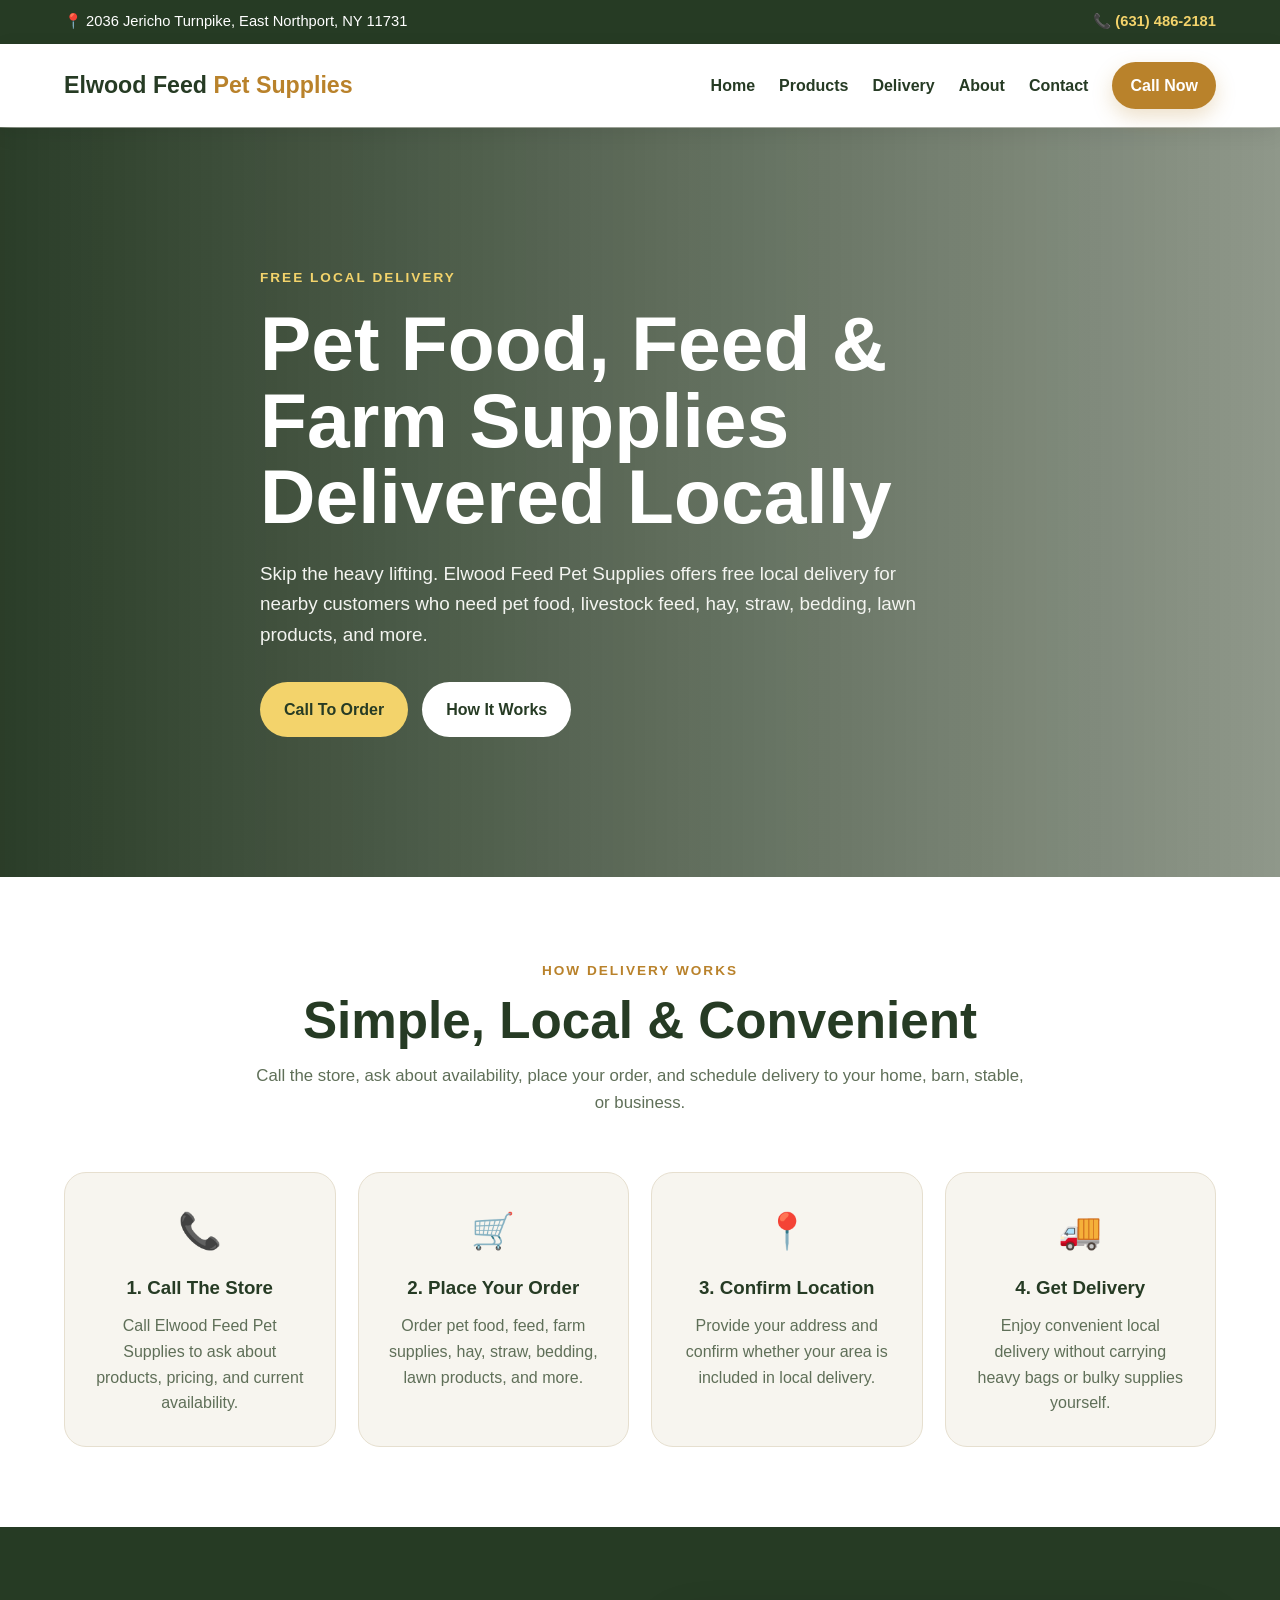
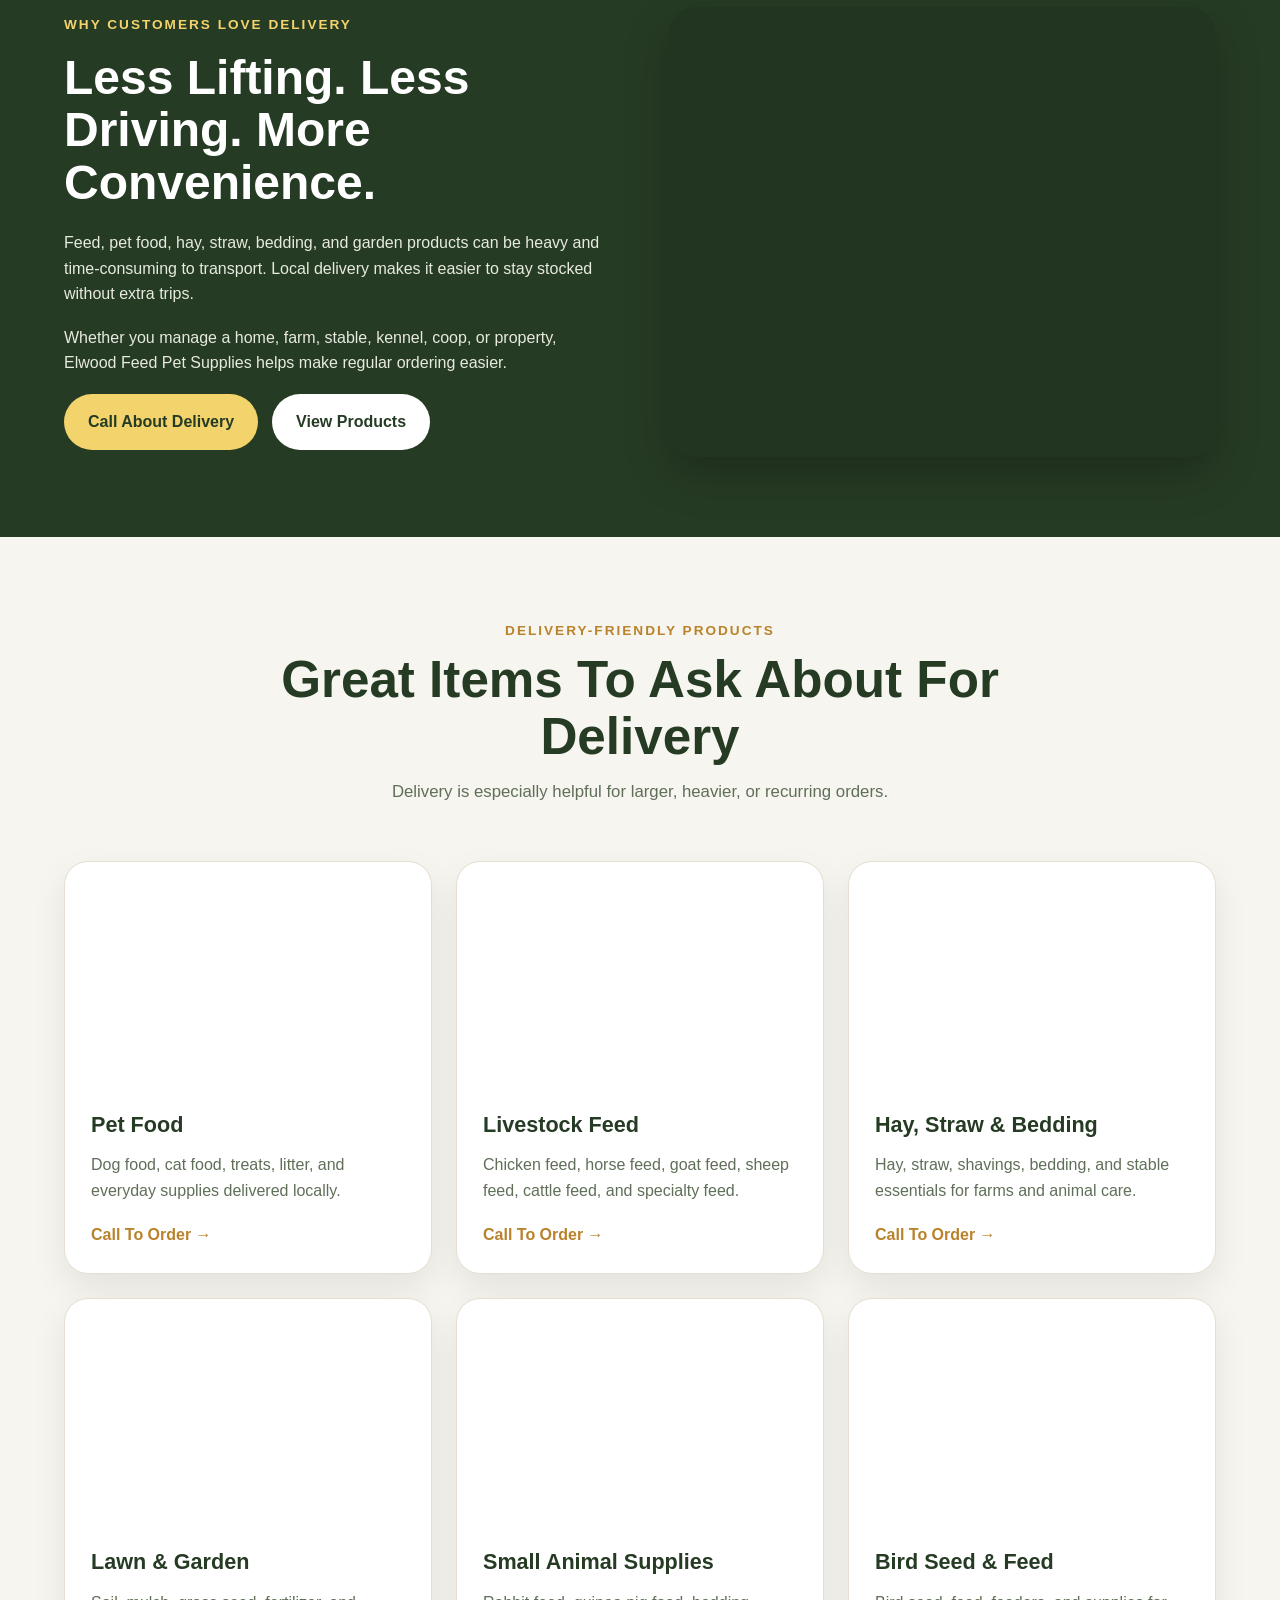
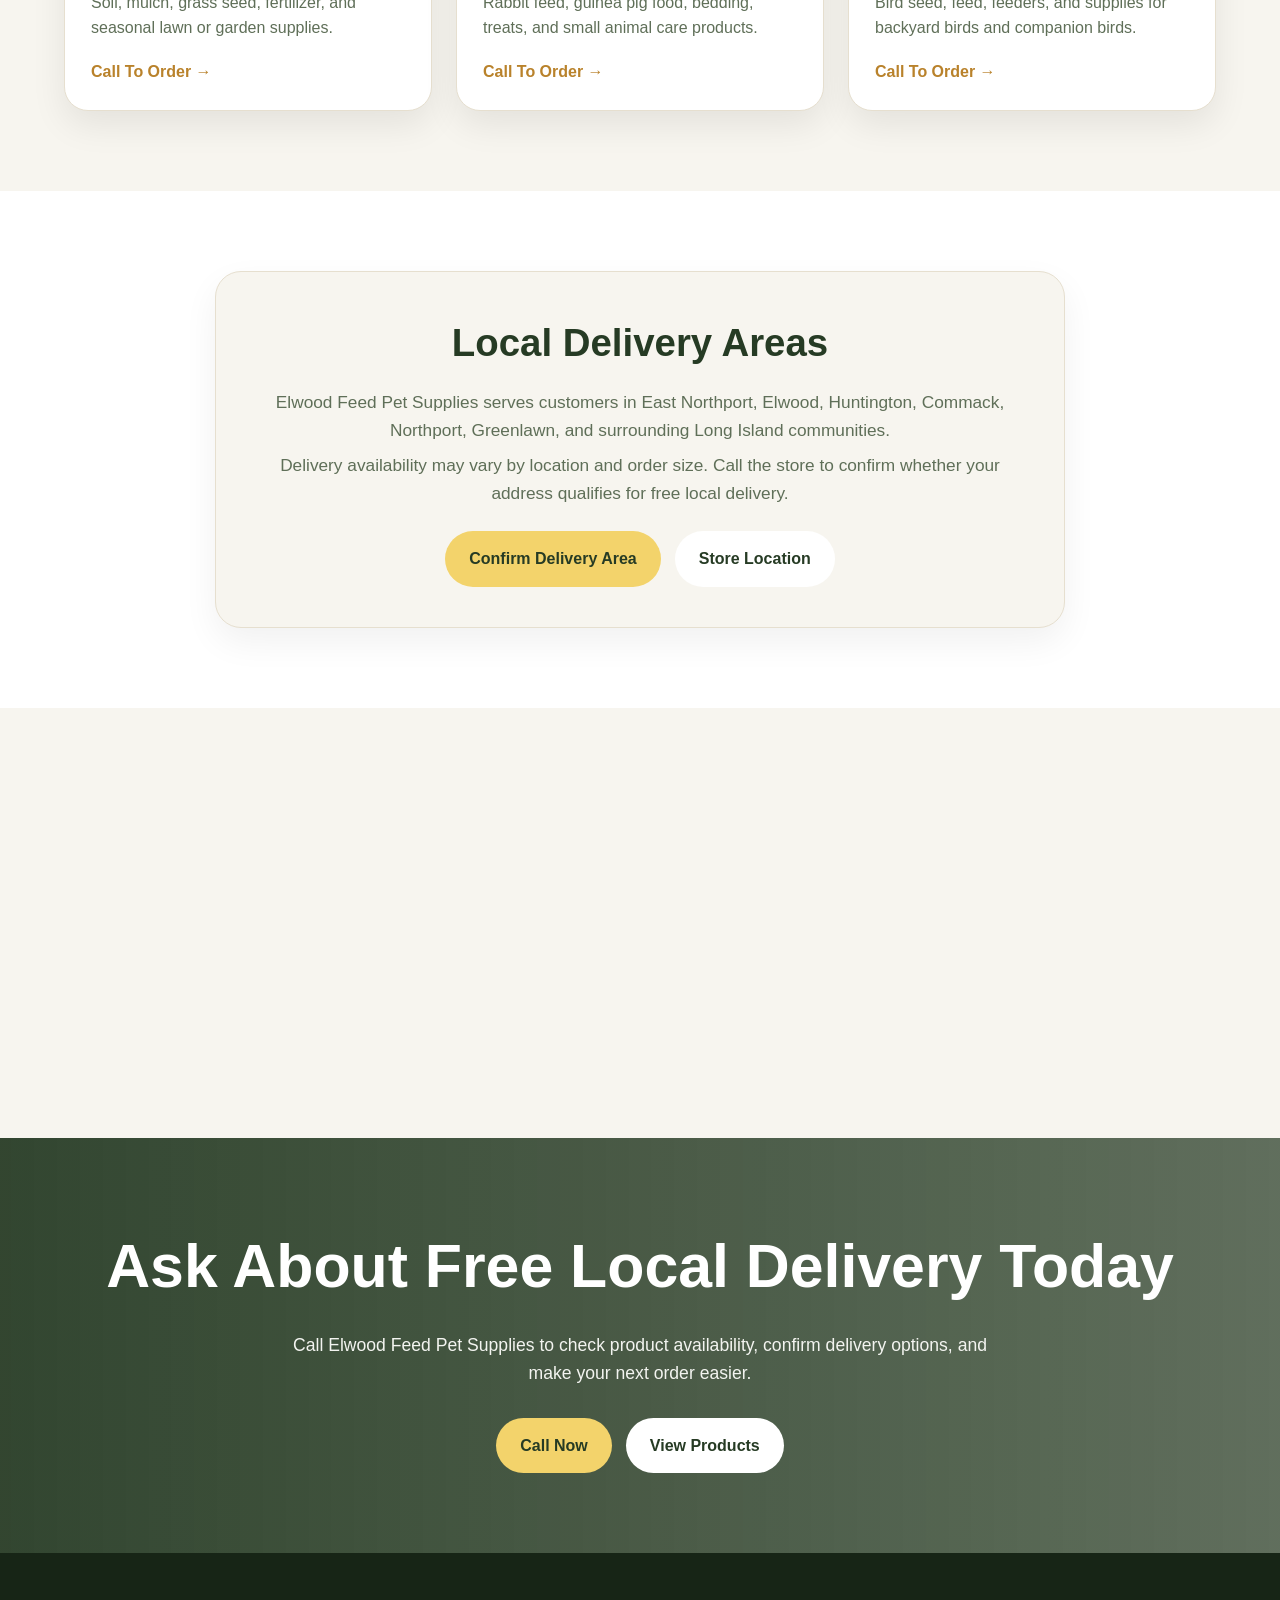
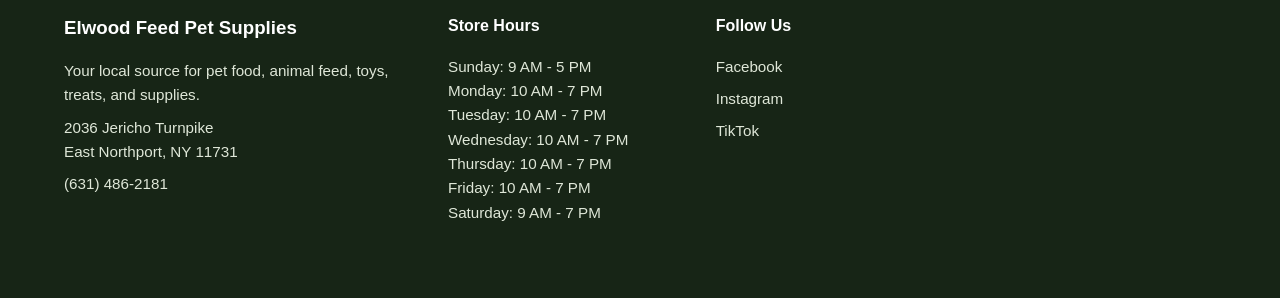
<file: delivery.html>
<!DOCTYPE html>
<html lang="en">
<head>
  <meta charset="UTF-8" />
  <meta name="viewport" content="width=device-width, initial-scale=1.0" />

  <title>Free Local Delivery | Elwood Feed Pet Supplies</title>

  <meta name="description" content="Elwood Feed Pet Supplies offers free local delivery for pet food, feed, farm supplies, and more in East Northport, Elwood, Huntington, Commack, and nearby Long Island communities." />

<link rel="stylesheet" href="styles.css">
</head>

<body>

  <div class="top-bar">
    <div>📍 2036 Jericho Turnpike, East Northport, NY 11731</div>
    <div>📞 <a href="tel:6314862181">(631) 486-2181</a></div>
  </div>

  <nav>
    <div class="nav-inner">
      <a href="index.html" class="logo">Elwood Feed <span>Pet Supplies</span></a>

      <div class="nav-links">
        <a href="index.html">Home</a>
        <a href="products.html">Products</a>
        <a href="delivery.html">Delivery</a>
        <a href="about.html">About</a>
        <a href="contact.html">Contact</a>
        <a href="tel:6314862181" class="nav-cta">Call Now</a>
      </div>
    </div>
  </nav>

  <header class="hero page-hero" style="
    min-height: 60vh;
    background:
      linear-gradient(90deg, rgba(30,50,28,0.94), rgba(30,50,28,0.48)),
      url('https://images.unsplash.com/photo-1580674285054-bed31e145f59?auto=format&fit=crop&w=1800&q=80') center/cover no-repeat;
  ">
    <div class="container hero-content">
      <div class="eyebrow">Free Local Delivery</div>
      <h1>Pet Food, Feed & Farm Supplies Delivered Locally</h1>
      <p>
        Skip the heavy lifting. Elwood Feed Pet Supplies offers free local delivery
        for nearby customers who need pet food, livestock feed, hay, straw, bedding,
        lawn products, and more.
      </p>

      <div class="btn-group">
        <a href="tel:6314862181" class="btn btn-primary">Call To Order</a>
        <a href="#how-it-works" class="btn btn-secondary">How It Works</a>
      </div>
    </div>
  </header>

  <section class="why" id="how-it-works">
    <div class="container">
      <div class="section-title">
        <span>How Delivery Works</span>
        <h2>Simple, Local & Convenient</h2>
        <p>
          Call the store, ask about availability, place your order, and schedule delivery
          to your home, barn, stable, or business.
        </p>
      </div>

      <div class="why-grid">
        <div class="why-card">
          <div class="icon">📞</div>
          <h3>1. Call The Store</h3>
          <p>Call Elwood Feed Pet Supplies to ask about products, pricing, and current availability.</p>
        </div>

        <div class="why-card">
          <div class="icon">🛒</div>
          <h3>2. Place Your Order</h3>
          <p>Order pet food, feed, farm supplies, hay, straw, bedding, lawn products, and more.</p>
        </div>

        <div class="why-card">
          <div class="icon">📍</div>
          <h3>3. Confirm Location</h3>
          <p>Provide your address and confirm whether your area is included in local delivery.</p>
        </div>

        <div class="why-card">
          <div class="icon">🚚</div>
          <h3>4. Get Delivery</h3>
          <p>Enjoy convenient local delivery without carrying heavy bags or bulky supplies yourself.</p>
        </div>
      </div>
    </div>
  </section>

  <section class="delivery">
    <div class="container split">
      <div>
        <div class="eyebrow">Why Customers Love Delivery</div>
        <h2>Less Lifting. Less Driving. More Convenience.</h2>
        <p>
          Feed, pet food, hay, straw, bedding, and garden products can be heavy and time-consuming
          to transport. Local delivery makes it easier to stay stocked without extra trips.
        </p>
        <p>
          Whether you manage a home, farm, stable, kennel, coop, or property, Elwood Feed Pet Supplies
          helps make regular ordering easier.
        </p>

        <div class="btn-group">
          <a href="tel:6314862181" class="btn btn-primary">Call About Delivery</a>
          <a href="products.html" class="btn btn-secondary">View Products</a>
        </div>
      </div>

      <div class="delivery-img"></div>
    </div>
  </section>

  <section class="categories">
    <div class="container">
      <div class="section-title">
        <span>Delivery-Friendly Products</span>
        <h2>Great Items To Ask About For Delivery</h2>
        <p>
          Delivery is especially helpful for larger, heavier, or recurring orders.
        </p>
      </div>

      <div class="category-grid">

        <div class="category-card">
          <div class="category-img" style="background-image:url('https://images.unsplash.com/photo-1601758124510-52d02ddb7cbd?auto=format&fit=crop&w=900&q=80');"></div>
          <div class="category-content">
            <h3>Pet Food</h3>
            <p>Dog food, cat food, treats, litter, and everyday supplies delivered locally.</p>
            <a href="tel:6314862181" class="small-link">Call To Order →</a>
          </div>
        </div>

        <div class="category-card">
          <div class="category-img" style="background-image:url('https://images.unsplash.com/photo-1500595046743-cd271d694d30?auto=format&fit=crop&w=900&q=80');"></div>
          <div class="category-content">
            <h3>Livestock Feed</h3>
            <p>Chicken feed, horse feed, goat feed, sheep feed, cattle feed, and specialty feed.</p>
            <a href="tel:6314862181" class="small-link">Call To Order →</a>
          </div>
        </div>

        <div class="category-card">
          <div class="category-img" style="background-image:url('https://images.unsplash.com/photo-1500382017468-9049fed747ef?auto=format&fit=crop&w=900&q=80');"></div>
          <div class="category-content">
            <h3>Hay, Straw & Bedding</h3>
            <p>Hay, straw, shavings, bedding, and stable essentials for farms and animal care.</p>
            <a href="tel:6314862181" class="small-link">Call To Order →</a>
          </div>
        </div>

        <div class="category-card">
          <div class="category-img" style="background-image:url('https://images.unsplash.com/photo-1416879595882-3373a0480b5b?auto=format&fit=crop&w=900&q=80');"></div>
          <div class="category-content">
            <h3>Lawn & Garden</h3>
            <p>Soil, mulch, grass seed, fertilizer, and seasonal lawn or garden supplies.</p>
            <a href="tel:6314862181" class="small-link">Call To Order →</a>
          </div>
        </div>

        <div class="category-card">
          <div class="category-img" style="background-image:url('https://images.unsplash.com/photo-1585110396000-c9ffd4e4b308?auto=format&fit=crop&w=900&q=80');"></div>
          <div class="category-content">
            <h3>Small Animal Supplies</h3>
            <p>Rabbit feed, guinea pig food, bedding, treats, and small animal care products.</p>
            <a href="tel:6314862181" class="small-link">Call To Order →</a>
          </div>
        </div>

        <div class="category-card">
          <div class="category-img" style="background-image:url('https://images.unsplash.com/photo-1552728089-57bdde30beb3?auto=format&fit=crop&w=900&q=80');"></div>
          <div class="category-content">
            <h3>Bird Seed & Feed</h3>
            <p>Bird seed, feed, feeders, and supplies for backyard birds and companion birds.</p>
            <a href="tel:6314862181" class="small-link">Call To Order →</a>
          </div>
        </div>

      </div>
    </div>
  </section>

  <section class="store-info">
    <div class="container">
      <div class="info-box">
        <h2>Local Delivery Areas</h2>
        <p>
          Elwood Feed Pet Supplies serves customers in East Northport, Elwood, Huntington,
          Commack, Northport, Greenlawn, and surrounding Long Island communities.
        </p>
        <p>
          Delivery availability may vary by location and order size. Call the store to confirm
          whether your address qualifies for free local delivery.
        </p>

        <div class="info-buttons">
          <a href="tel:6314862181" class="btn btn-primary">Confirm Delivery Area</a>
          <a href="https://maps.google.com/?q=2036+Jericho+Turnpike+East+Northport+NY+11731" target="_blank" class="btn btn-secondary">Store Location</a>
        </div>
      </div>
    </div>
  </section>

  <section class="map-section">
    <iframe
      src="https://www.google.com/maps?q=2036%20Jericho%20Turnpike%20East%20Northport%20NY%2011731&output=embed"
      loading="lazy"
      referrerpolicy="no-referrer-when-downgrade">
    </iframe>
  </section>

  <section class="cta">
    <div class="container">
      <h2>Ask About Free Local Delivery Today</h2>
      <p>
        Call Elwood Feed Pet Supplies to check product availability, confirm delivery options,
        and make your next order easier.
      </p>

      <div class="btn-group" style="justify-content:center;">
        <a href="tel:6314862181" class="btn btn-primary">Call Now</a>
        <a href="products.html" class="btn btn-secondary">View Products</a>
      </div>
    </div>
  </section>

<footer>
  <div class="container footer-grid">

    <div>
      <h3>Elwood Feed Pet Supplies</h3>

      <p>
        Your local source for pet food, animal feed, toys, treats, and supplies.
      </p>

      <p>
        2036 Jericho Turnpike<br>
        East Northport, NY 11731
      </p>

      <p>
        <a href="tel:6314862181">(631) 486-2181</a>
      </p>
    </div>

    <div>
      <h4>Store Hours</h4>

      <p>
        Sunday: 9 AM - 5 PM<br>
        Monday: 10 AM - 7 PM<br>
        Tuesday: 10 AM - 7 PM<br>
        Wednesday: 10 AM - 7 PM<br>
        Thursday: 10 AM - 7 PM<br>
        Friday: 10 AM - 7 PM<br>
        Saturday: 9 AM - 7 PM
      </p>
    </div>

    <div>
      <h4>Follow Us</h4>

      <a href="https://www.facebook.com/p/Elwood-Feed-Pet-Supplies-61580834076799/" target="_blank">
        Facebook
      </a>

      <a href="https://www.instagram.com/elwoodfeedpetsupplies/" target="_blank">
        Instagram
      </a>

      <a href="https://www.tiktok.com/@elwoodfeedpetsupplies" target="_blank">
        TikTok
      </a>
    </div>

  </div>
</footer>

</body>
</html>
</file>
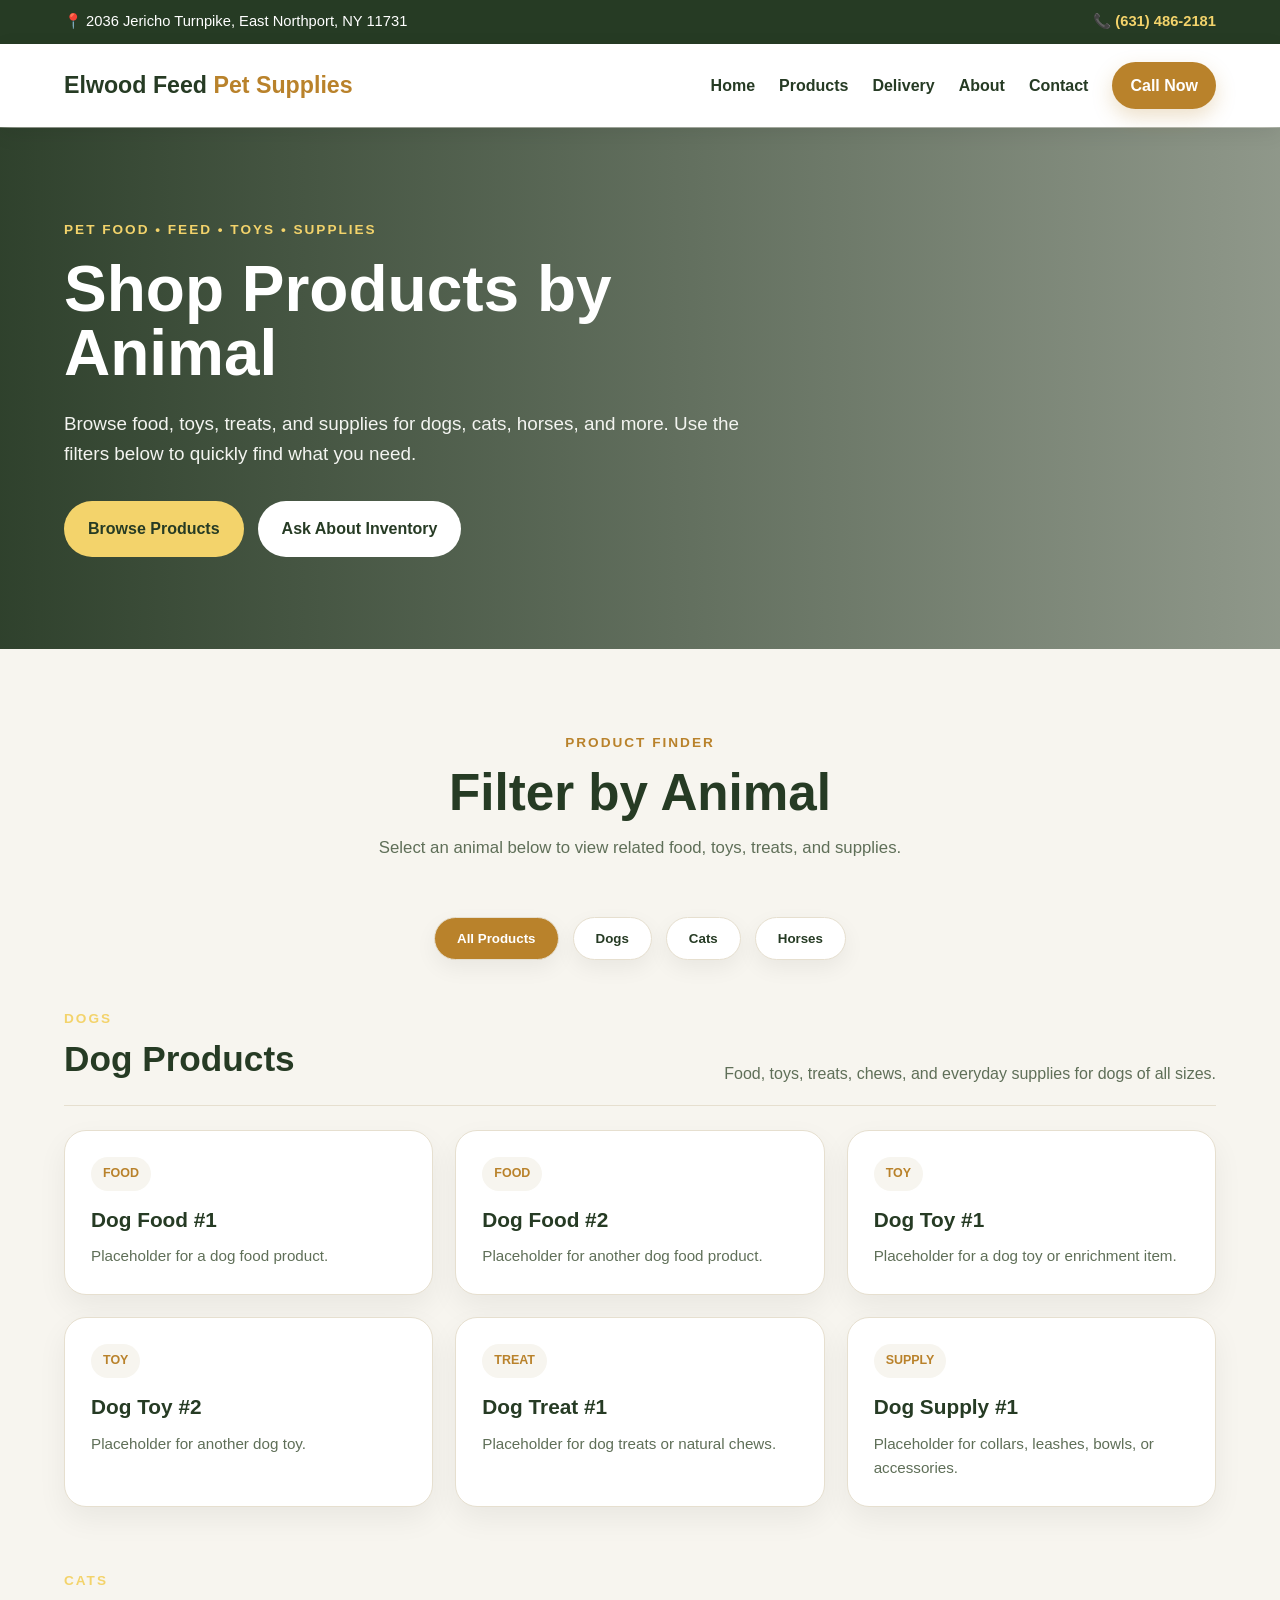
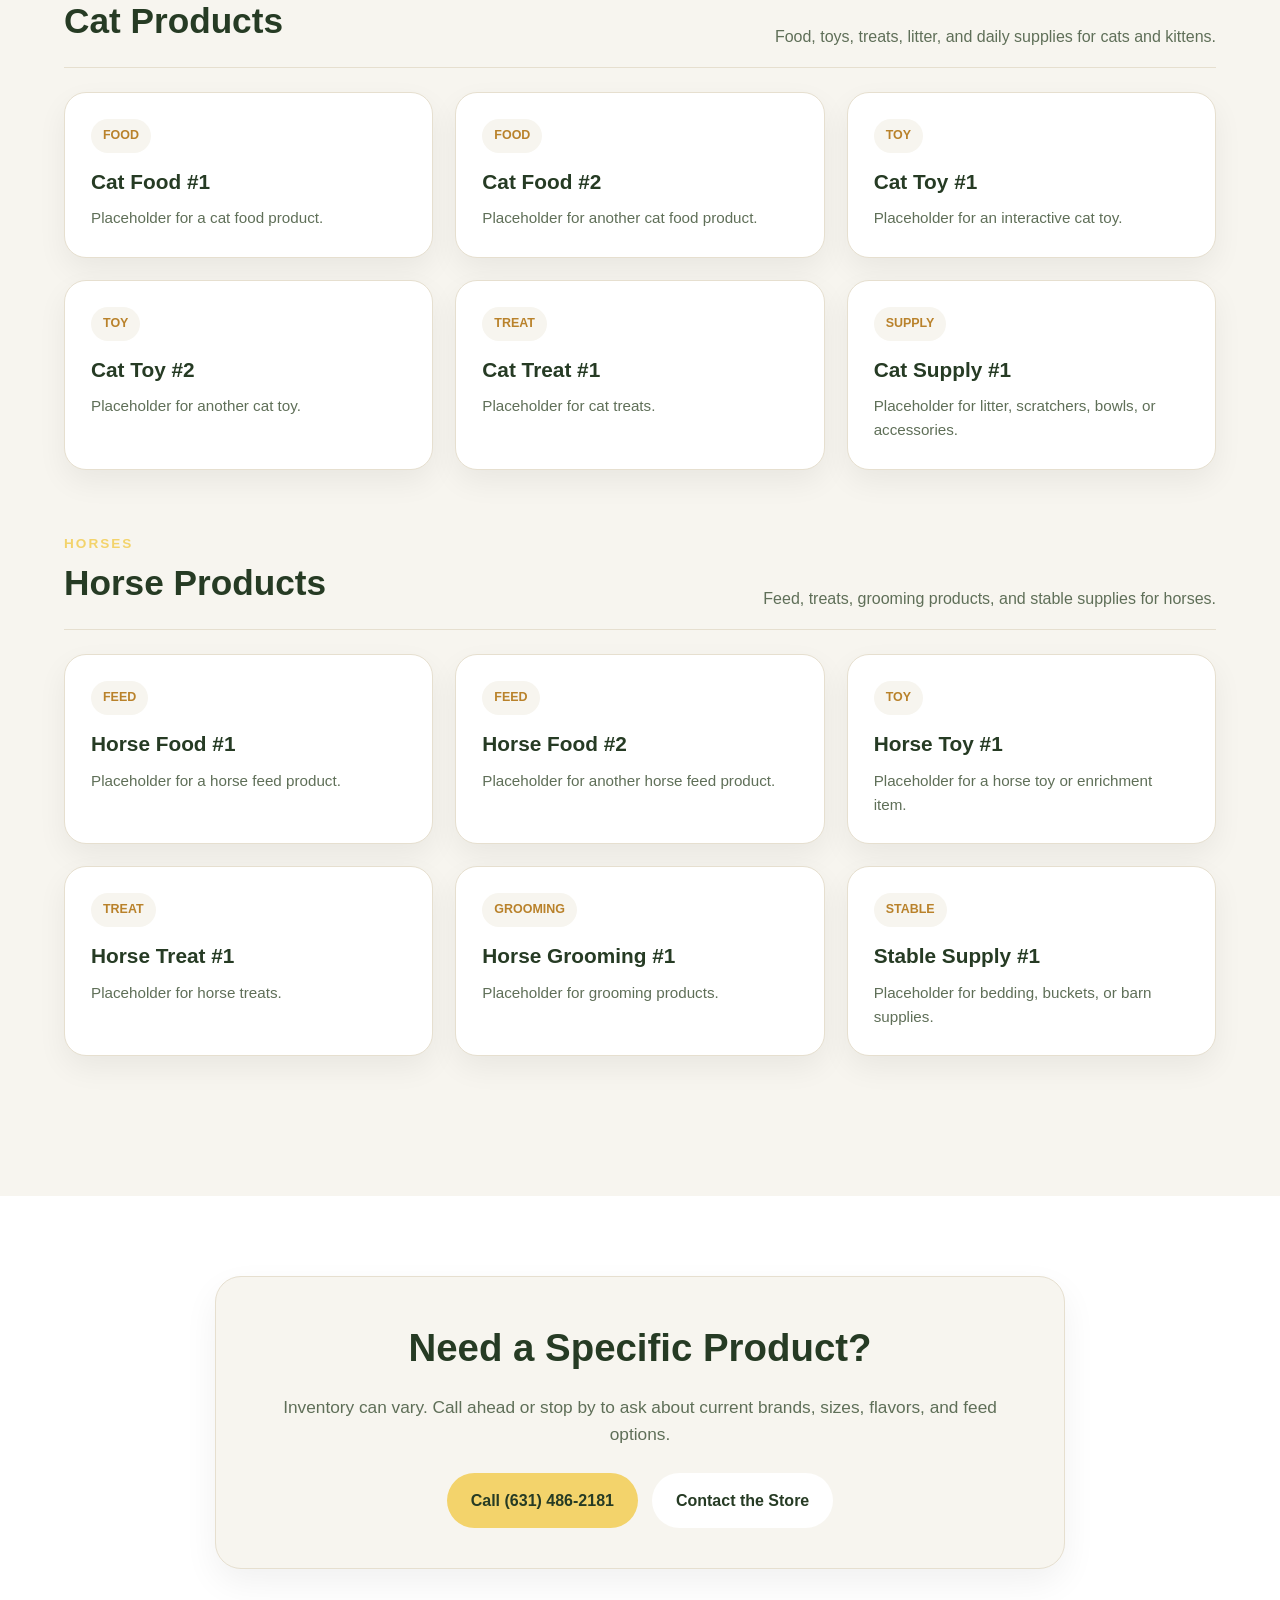
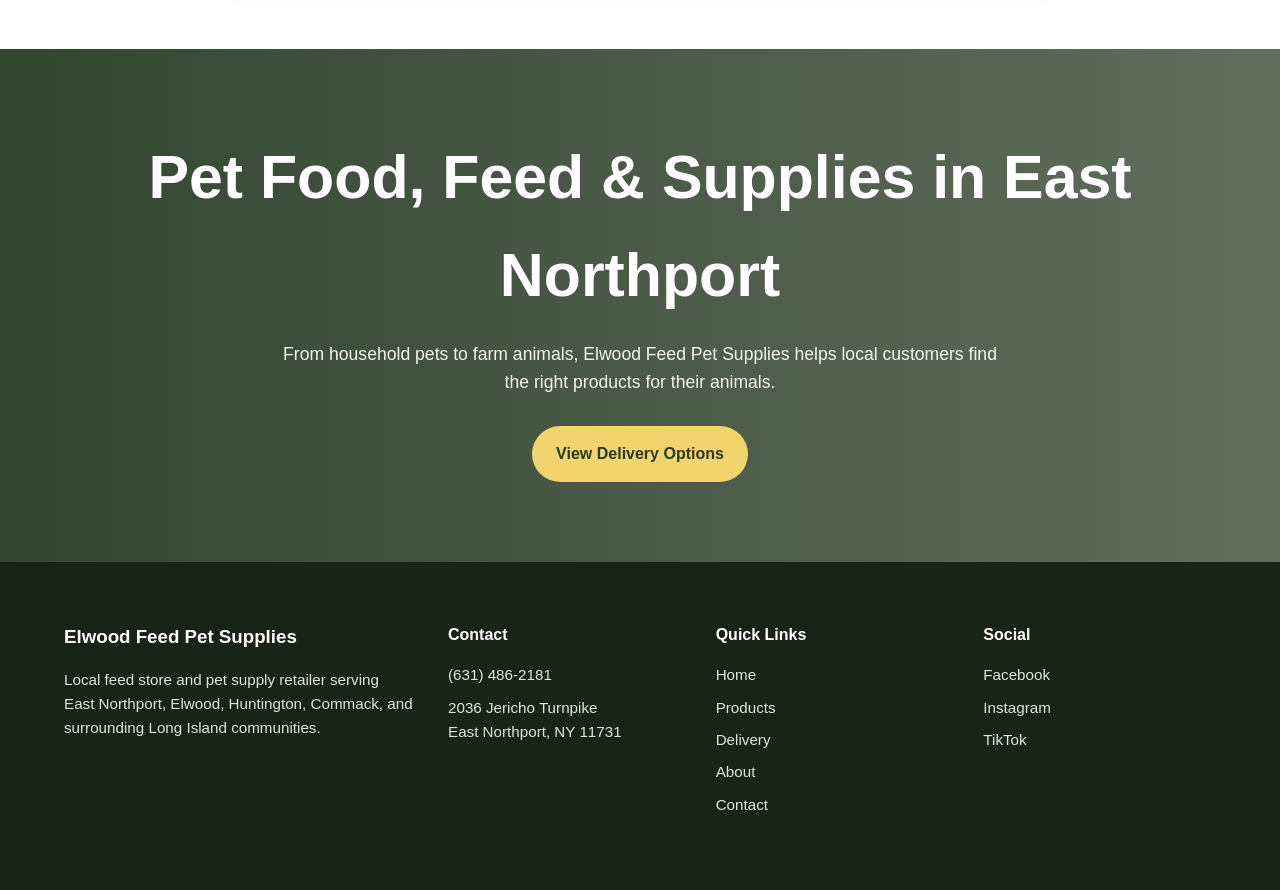
<file: products.html>
<!DOCTYPE html>
<html lang="en">
<head>
  <meta charset="UTF-8" />
  <meta name="viewport" content="width=device-width, initial-scale=1.0" />

  <title>Products | Elwood Feed Pet Supplies</title>
  <link rel="stylesheet" href="styles.css">
</head>
 
<body>

  <div class="top-bar">
    <div>📍 2036 Jericho Turnpike, East Northport, NY 11731</div>
    <div>📞 <a href="tel:6314862181">(631) 486-2181</a></div>
  </div>

  <nav>
    <div class="nav-inner">
      <a href="index.html" class="logo">Elwood Feed <span>Pet Supplies</span></a>

      <div class="nav-links">
        <a href="index.html">Home</a>
        <a href="products.html">Products</a>
        <a href="delivery.html">Delivery</a>
        <a href="about.html">About</a>
        <a href="contact.html">Contact</a>
        <a href="contact.html" class="nav-cta">Call Now</a>
      </div>
    </div>
  </nav>

  <header class="hero products-hero">
    <div class="container">
      <div class="hero-content">
        <div class="eyebrow">Pet Food • Feed • Toys • Supplies</div>
        <h1>Shop Products by Animal</h1>
        <p>Browse food, toys, treats, and supplies for dogs, cats, horses, and more. Use the filters below to quickly find what you need.</p>

        <div class="btn-group">
          <a href="#products" class="btn btn-primary">Browse Products</a>
          <a href="contact.html" class="btn btn-secondary">Ask About Inventory</a>
        </div>
      </div>
    </div>
  </header>

  <section class="categories" id="products">
    <div class="container">

      <div class="section-title">
        <span>Product Finder</span>
        <h2>Filter by Animal</h2>
        <p>Select an animal below to view related food, toys, treats, and supplies.</p>
      </div>

      <div class="product-filters">
        <button class="filter-btn active" onclick="filterAnimal('all', this)">All Products</button>
        <button class="filter-btn" onclick="filterAnimal('dog', this)">Dogs</button>
        <button class="filter-btn" onclick="filterAnimal('cat', this)">Cats</button>
        <button class="filter-btn" onclick="filterAnimal('horse', this)">Horses</button>
      </div>

      <div class="animal-section" data-animal="dog">
        <div class="animal-header">
          <div>
            <span class="eyebrow">Dogs</span>
            <h2>Dog Products</h2>
          </div>
          <p>Food, toys, treats, chews, and everyday supplies for dogs of all sizes.</p>
        </div>

        <div class="product-card-grid">
          <div class="product-item">
            <span class="product-tag">Food</span>
            <h3>Dog Food #1</h3>
            <p>Placeholder for a dog food product.</p>
          </div>

          <div class="product-item">
            <span class="product-tag">Food</span>
            <h3>Dog Food #2</h3>
            <p>Placeholder for another dog food product.</p>
          </div>

          <div class="product-item">
            <span class="product-tag">Toy</span>
            <h3>Dog Toy #1</h3>
            <p>Placeholder for a dog toy or enrichment item.</p>
          </div>

          <div class="product-item">
            <span class="product-tag">Toy</span>
            <h3>Dog Toy #2</h3>
            <p>Placeholder for another dog toy.</p>
          </div>

          <div class="product-item">
            <span class="product-tag">Treat</span>
            <h3>Dog Treat #1</h3>
            <p>Placeholder for dog treats or natural chews.</p>
          </div>

          <div class="product-item">
            <span class="product-tag">Supply</span>
            <h3>Dog Supply #1</h3>
            <p>Placeholder for collars, leashes, bowls, or accessories.</p>
          </div>
        </div>
      </div>

      <div class="animal-section" data-animal="cat">
        <div class="animal-header">
          <div>
            <span class="eyebrow">Cats</span>
            <h2>Cat Products</h2>
          </div>
          <p>Food, toys, treats, litter, and daily supplies for cats and kittens.</p>
        </div>

        <div class="product-card-grid">
          <div class="product-item">
            <span class="product-tag">Food</span>
            <h3>Cat Food #1</h3>
            <p>Placeholder for a cat food product.</p>
          </div>

          <div class="product-item">
            <span class="product-tag">Food</span>
            <h3>Cat Food #2</h3>
            <p>Placeholder for another cat food product.</p>
          </div>

          <div class="product-item">
            <span class="product-tag">Toy</span>
            <h3>Cat Toy #1</h3>
            <p>Placeholder for an interactive cat toy.</p>
          </div>

          <div class="product-item">
            <span class="product-tag">Toy</span>
            <h3>Cat Toy #2</h3>
            <p>Placeholder for another cat toy.</p>
          </div>

          <div class="product-item">
            <span class="product-tag">Treat</span>
            <h3>Cat Treat #1</h3>
            <p>Placeholder for cat treats.</p>
          </div>

          <div class="product-item">
            <span class="product-tag">Supply</span>
            <h3>Cat Supply #1</h3>
            <p>Placeholder for litter, scratchers, bowls, or accessories.</p>
          </div>
        </div>
      </div>

      <div class="animal-section" data-animal="horse">
        <div class="animal-header">
          <div>
            <span class="eyebrow">Horses</span>
            <h2>Horse Products</h2>
          </div>
          <p>Feed, treats, grooming products, and stable supplies for horses.</p>
        </div>

        <div class="product-card-grid">
          <div class="product-item">
            <span class="product-tag">Feed</span>
            <h3>Horse Food #1</h3>
            <p>Placeholder for a horse feed product.</p>
          </div>

          <div class="product-item">
            <span class="product-tag">Feed</span>
            <h3>Horse Food #2</h3>
            <p>Placeholder for another horse feed product.</p>
          </div>

          <div class="product-item">
            <span class="product-tag">Toy</span>
            <h3>Horse Toy #1</h3>
            <p>Placeholder for a horse toy or enrichment item.</p>
          </div>

          <div class="product-item">
            <span class="product-tag">Treat</span>
            <h3>Horse Treat #1</h3>
            <p>Placeholder for horse treats.</p>
          </div>

          <div class="product-item">
            <span class="product-tag">Grooming</span>
            <h3>Horse Grooming #1</h3>
            <p>Placeholder for grooming products.</p>
          </div>

          <div class="product-item">
            <span class="product-tag">Stable</span>
            <h3>Stable Supply #1</h3>
            <p>Placeholder for bedding, buckets, or barn supplies.</p>
          </div>
        </div>
      </div>

    </div>
  </section>

  <section class="store-info">
    <div class="container">
      <div class="info-box">
        <h2>Need a Specific Product?</h2>
        <p>Inventory can vary. Call ahead or stop by to ask about current brands, sizes, flavors, and feed options.</p>

        <div class="info-buttons">
          <a href="tel:6314862181" class="btn btn-primary">Call (631) 486-2181</a>
          <a href="contact.html" class="btn btn-secondary">Contact the Store</a>
        </div>
      </div>
    </div>
  </section>

  <section class="cta">
    <div class="container">
      <h2>Pet Food, Feed & Supplies in East Northport</h2>
      <p>From household pets to farm animals, Elwood Feed Pet Supplies helps local customers find the right products for their animals.</p>
      <a href="delivery.html" class="btn btn-primary">View Delivery Options</a>
    </div>
  </section>

  <footer>
    <div class="container footer-grid">

      <div>
        <h3>Elwood Feed Pet Supplies</h3>
        <p>Local feed store and pet supply retailer serving East Northport, Elwood, Huntington, Commack, and surrounding Long Island communities.</p>
      </div>

      <div>
        <h4>Contact</h4>
        <p><a href="tel:6314862181">(631) 486-2181</a></p>
        <p>2036 Jericho Turnpike<br>East Northport, NY 11731</p>
      </div>

      <div>
        <h4>Quick Links</h4>
        <a href="index.html">Home</a>
        <a href="products.html">Products</a>
        <a href="delivery.html">Delivery</a>
        <a href="about.html">About</a>
        <a href="contact.html">Contact</a>
      </div>

      <div>
        <h4>Social</h4>
        <a href="https://www.facebook.com/p/Elwood-Feed-Pet-Supplies-61580834076799/" target="_blank">Facebook</a>
        <a href="https://www.instagram.com/elwoodfeedpetsupplies/" target="_blank">Instagram</a>
        <a href="https://www.tiktok.com/@elwoodfeedpetsupplies" target="_blank">TikTok</a>
      </div>

    </div>
  </footer>

  <script>
    function filterAnimal(animal, button) {
      const sections = document.querySelectorAll('.animal-section');
      const buttons = document.querySelectorAll('.filter-btn');

      buttons.forEach(btn => btn.classList.remove('active'));
      button.classList.add('active');

      sections.forEach(section => {
        if (animal === 'all' || section.dataset.animal === animal) {
          section.classList.remove('hidden');
        } else {
          section.classList.add('hidden');
        }
      });
    }
  </script>

</body>
</html>
</file>
<file: styles.css>
* {
      margin: 0;
      padding: 0;
      box-sizing: border-box;
    }
  
    html {
      scroll-behavior: smooth;
    }

    body {
      font-family: Arial, sans-serif;
      background: #f7f5ef;
      color: #1f2a1f;
      line-height: 1.6;
    }

    a {
      text-decoration: none;
      color: inherit;
    }

    .container {
      width: 90%;
      max-width: 1200px;
      margin: auto;
    }

    section {
      padding: 80px 0;
    }

    .top-bar {
      background: #263b24;
      color: white;
      padding: 10px 5%;
      display: flex;
      justify-content: space-between;
      flex-wrap: wrap;
      gap: 12px;
      font-size: 0.92rem;
    }

    .top-bar a {
      color: #f3d36b;
      font-weight: 700;
    }

    nav {
      position: sticky;
      top: 0;
      z-index: 1000;
      background: rgba(255, 255, 255, 0.96);
      backdrop-filter: blur(10px);
      box-shadow: 0 6px 20px rgba(0,0,0,0.08);
    }

    .nav-inner {
      width: 90%;
      max-width: 1200px;
      margin: auto;
      padding: 18px 0;
      display: flex;
      align-items: center;
      justify-content: space-between;
    }

    .logo {
      font-size: 1.45rem;
      font-weight: 900;
      color: #263b24;
    }

    .logo span {
      color: #b9822b;
    }

    .nav-links {
      display: flex;
      align-items: center;
      gap: 24px;
      font-weight: 700;
      color: #263b24;
    }

    .nav-links a:hover {
      color: #b9822b;
    }

    .nav-cta {
      background: #b9822b;
      color: white !important;
      padding: 11px 18px;
      border-radius: 999px;
      box-shadow: 0 8px 20px rgba(185,130,43,0.25);
    }

    .hero {
      min-height: 82vh;
      display: flex;
      align-items: center;
      color: white;
      background:
        linear-gradient(90deg, rgba(30,50,28,0.92), rgba(30,50,28,0.45)),
        url("https://images.unsplash.com/photo-1601758124510-52d02ddb7cbd?auto=format&fit=crop&w=1800&q=80") center/cover no-repeat;
    }

    .hero-content {
      max-width: 760px;
    }

    .eyebrow {
      color: #f3d36b;
      text-transform: uppercase;
      letter-spacing: 2px;
      font-weight: 900;
      font-size: 0.85rem;
      margin-bottom: 16px;
    }

    .hero h1 {
      font-size: clamp(2.8rem, 6vw, 5.2rem);
      line-height: 1;
      margin-bottom: 24px;
    }

    .hero p {
      font-size: 1.18rem;
      color: #f3f4f0;
      margin-bottom: 32px;
      max-width: 680px;
    }

    .btn-group {
      display: flex;
      flex-wrap: wrap;
      gap: 14px;
    }

    .btn {
      display: inline-block;
      padding: 15px 24px;
      border-radius: 999px;
      font-weight: 900;
      transition: 0.3s ease;
    }

    .btn-primary {
      background: #f3d36b;
      color: #263b24;
    }

    .btn-secondary {
      background: white;
      color: #263b24;
    }

    .btn:hover {
      transform: translateY(-3px);
    }

    .quick-contact {
      background: white;
      padding: 35px 0;
    }

    .contact-grid {
      display: grid;
      grid-template-columns: repeat(4, 1fr);
      gap: 18px;
    }

    .contact-card {
      background: #f7f5ef;
      padding: 24px;
      border-radius: 18px;
      border: 1px solid #e6dfcf;
      box-shadow: 0 10px 25px rgba(0,0,0,0.05);
      transition: 0.3s ease;
    }

    .contact-card:hover {
      transform: translateY(-5px);
      box-shadow: 0 16px 35px rgba(0,0,0,0.09);
    }

    .contact-card .icon {
      font-size: 1.8rem;
      margin-bottom: 8px;
    }

    .contact-card h3 {
      color: #263b24;
      margin-bottom: 5px;
    }

    .contact-card p {
      color: #5f6f58;
      font-size: 0.95rem;
    }

    .section-title {
      max-width: 780px;
      margin: 0 auto 55px;
      text-align: center;
    }

    .section-title span {
      color: #b9822b;
      text-transform: uppercase;
      letter-spacing: 2px;
      font-weight: 900;
      font-size: 0.85rem;
    }

    .section-title h2 {
      font-size: clamp(2rem, 4vw, 3.2rem);
      color: #263b24;
      margin-top: 10px;
      line-height: 1.1;
    }

    .section-title p {
      color: #5f6f58;
      margin-top: 14px;
      font-size: 1.05rem;
    }

    .categories {
      background: #f7f5ef;
    }

    .category-grid {
      display: grid;
      grid-template-columns: repeat(3, 1fr);
      gap: 24px;
    }

    .category-card {
      background: white;
      border-radius: 24px;
      overflow: hidden;
      box-shadow: 0 14px 35px rgba(0,0,0,0.08);
      transition: 0.3s ease;
      border: 1px solid #e6dfcf;
    }

    .category-card:hover {
      transform: translateY(-7px);
      box-shadow: 0 22px 50px rgba(0,0,0,0.12);
    }

    .category-img {
      height: 220px;
      background-size: cover;
      background-position: center;
    }

    .category-content {
      padding: 26px;
    }

    .category-content h3 {
      color: #263b24;
      margin-bottom: 10px;
      font-size: 1.35rem;
    }

    .category-content p {
      color: #5f6f58;
      margin-bottom: 18px;
    }

    .small-link {
      color: #b9822b;
      font-weight: 900;
    }

    .why {
      background: white;
    }

    .why-grid {
      display: grid;
      grid-template-columns: repeat(4, 1fr);
      gap: 22px;
    }

    .why-card {
      background: #f7f5ef;
      padding: 30px;
      border-radius: 22px;
      border: 1px solid #e6dfcf;
      text-align: center;
    }

    .why-card .icon {
      font-size: 2.2rem;
      margin-bottom: 14px;
    }

    .why-card h3 {
      color: #263b24;
      margin-bottom: 10px;
    }

    .why-card p {
      color: #5f6f58;
    }

    .delivery {
      background: #263b24;
      color: white;
    }

    .split {
      display: grid;
      grid-template-columns: 1fr 1fr;
      gap: 55px;
      align-items: center;
    }

    .split h2 {
      font-size: clamp(2rem, 4vw, 3rem);
      line-height: 1.1;
      margin-bottom: 20px;
    }

    .split p {
      color: #e7eadf;
      margin-bottom: 18px;
    }

    .delivery-img {
      min-height: 450px;
      border-radius: 28px;
      background:
        linear-gradient(rgba(0,0,0,0.1), rgba(0,0,0,0.1)),
        url("https://images.unsplash.com/photo-1589923188900-85dae523342b?auto=format&fit=crop&w=1400&q=80") center/cover no-repeat;
      box-shadow: 0 18px 45px rgba(0,0,0,0.22);
    }

    .reviews {
      background: #f7f5ef;
    }

    .review-grid {
      display: grid;
      grid-template-columns: repeat(3, 1fr);
      gap: 24px;
    }

    .review-card {
      background: white;
      padding: 30px;
      border-radius: 22px;
      border: 1px solid #e6dfcf;
      box-shadow: 0 12px 30px rgba(0,0,0,0.06);
    }

    .stars {
      color: #b9822b;
      font-size: 1.2rem;
      margin-bottom: 12px;
    }

    .review-card p {
      color: #5f6f58;
      margin-bottom: 16px;
    }

    .review-card strong {
      color: #263b24;
    }

    .store-info {
      background: white;
    }

    .info-box {
      background: #f7f5ef;
      padding: 40px;
      border-radius: 26px;
      border: 1px solid #e6dfcf;
      text-align: center;
      max-width: 850px;
      margin: auto;
      box-shadow: 0 14px 35px rgba(0,0,0,0.06);
    }

    .info-box h2 {
      color: #263b24;
      font-size: 2.4rem;
      margin-bottom: 15px;
    }

    .info-box p {
      color: #5f6f58;
      margin-bottom: 8px;
      font-size: 1.08rem;
    }

    .info-buttons {
      margin-top: 24px;
      display: flex;
      gap: 14px;
      justify-content: center;
      flex-wrap: wrap;
    }

    .map-section {
      padding: 0;
    }

    iframe {
      width: 100%;
      height: 430px;
      border: 0;
      display: block;
    }

    .cta {
      background:
        linear-gradient(90deg, rgba(38,59,36,0.94), rgba(38,59,36,0.72)),
        url("https://images.unsplash.com/photo-1516467508483-a7212febe31a?auto=format&fit=crop&w=1800&q=80") center/cover no-repeat;
      color: white;
      text-align: center;
    }

    .cta h2 {
      font-size: clamp(2.2rem, 5vw, 3.8rem);
      margin-bottom: 16px;
    }

    .cta p {
      max-width: 720px;
      margin: 0 auto 30px;
      color: #f3f4f0;
      font-size: 1.1rem;
    }

    footer {
      background: #172516;
      color: #dfe7d8;
      padding: 60px 0 30px;
    }

    .footer-grid {
      display: grid;
      grid-template-columns: 1.5fr 1fr 1fr 1fr;
      gap: 35px;
      margin-bottom: 35px;
    }

    footer h3,
    footer h4 {
      color: white;
      margin-bottom: 16px;
    }

    footer p,
    footer a {
      color: #dfe7d8;
      margin-bottom: 8px;
      display: block;
      font-size: 0.95rem;
    }

    footer a:hover {
      color: #f3d36b;
    }

    .footer-bottom {
      border-top: 1px solid rgba(255,255,255,0.15);
      padding-top: 20px;
      color: #aebca8;
      font-size: 0.85rem;
    }

@media (max-width: 950px) {

  .nav-inner {
    flex-direction: column;
    gap: 16px;
  }

  .nav-links {
    display: flex;
    flex-wrap: wrap;
    justify-content: center;
    gap: 14px;
  }

  .nav-cta {
    display: none;
  }

  .contact-grid,
  .category-grid,
  .why-grid,
  .review-grid,
  .footer-grid,
  .split {
    grid-template-columns: 1fr;
  }

  .hero {
    min-height: 75vh;
  }

  .delivery-img {
    min-height: 330px;
  }
}

/* PRODUCTS PAGE */

.products-hero {
  min-height: 58vh;
  background:
    linear-gradient(90deg, rgba(30,50,28,0.92), rgba(30,50,28,0.48)),
    url("https://images.unsplash.com/photo-1601758125946-6ec2ef64daf8?auto=format&fit=crop&w=1800&q=80") center/cover no-repeat;
}

.products-hero h1 {
  font-size: clamp(2.7rem, 5vw, 4.6rem);
}

.product-filters {
  display: flex;
  justify-content: center;
  gap: 14px;
  flex-wrap: wrap;
  margin-bottom: 45px;
}

.filter-btn {
  border: none;
  background: white;
  color: #263b24;
  padding: 13px 22px;
  border-radius: 999px;
  font-weight: 900;
  cursor: pointer;
  border: 1px solid #e6dfcf;
  box-shadow: 0 8px 22px rgba(0,0,0,0.06);
}

.filter-btn.active,
.filter-btn:hover {
  background: #b9822b;
  color: white;
}

.animal-section {
  margin-bottom: 60px;
}

.animal-header {
  display: flex;
  justify-content: space-between;
  gap: 30px;
  align-items: end;
  margin-bottom: 24px;
  padding-bottom: 18px;
  border-bottom: 1px solid #e6dfcf;
}

.animal-header h2 {
  font-size: 2.2rem;
  color: #263b24;
}

.animal-header p {
  color: #5f6f58;
  max-width: 520px;
}

.product-card-grid {
  display: grid;
  grid-template-columns: repeat(3, 1fr);
  gap: 22px;
}

.product-item {
  background: white;
  border-radius: 22px;
  padding: 26px;
  border: 1px solid #e6dfcf;
  box-shadow: 0 12px 30px rgba(0,0,0,0.06);
  transition: 0.3s ease;
}

.product-item:hover {
  transform: translateY(-5px);
  box-shadow: 0 18px 42px rgba(0,0,0,0.1);
}

.product-tag {
  display: inline-block;
  background: #f7f5ef;
  color: #b9822b;
  padding: 7px 12px;
  border-radius: 999px;
  font-size: 0.78rem;
  font-weight: 900;
  text-transform: uppercase;
  margin-bottom: 12px;
}

.product-item h3 {
  color: #263b24;
  margin-bottom: 8px;
  font-size: 1.3rem;
}

.product-item p {
  color: #5f6f58;
  font-size: 0.95rem;
}

.hidden {
  display: none;
}

@media (max-width: 950px) {
  .product-card-grid {
    grid-template-columns: 1fr;
  }

  .animal-header {
    display: block;
  }

  .animal-header h2 {
    margin-bottom: 8px;
  }
}

/* ABOUT + DELIVERY HERO SPACING */

.page-hero {
  min-height: 92vh;
  padding: 140px 0;
  display: flex;
  align-items: center;
}

.page-hero .hero-content {
  max-width: 760px;
}

.page-hero h1 {
  font-size: clamp(2.8rem, 6vw, 5.2rem);
  line-height: 1;
}

@media (max-width: 950px) {
  .page-hero {
    min-height: 75vh;
    padding: 100px 0;
  }
}

/* MOBILE NAV FIX */
@media (max-width: 950px) {
  nav {
    position: sticky;
    top: 0;
    z-index: 9999;
  }

  .nav-inner {
    display: flex;
    flex-direction: column;
    align-items: center;
    gap: 14px;
    padding: 14px 0;
  }

  .nav-links {
    display: flex !important;
    flex-wrap: wrap;
    justify-content: center;
    gap: 10px 16px;
    width: 100%;
  }

  .nav-links a {
    display: inline-block;
    font-size: 0.95rem;
    padding: 6px 4px;
    pointer-events: auto;
  }

  .nav-cta {
    display: none !important;
  }

  .hero {
    position: relative;
    z-index: 1;
  }
}
</file>
